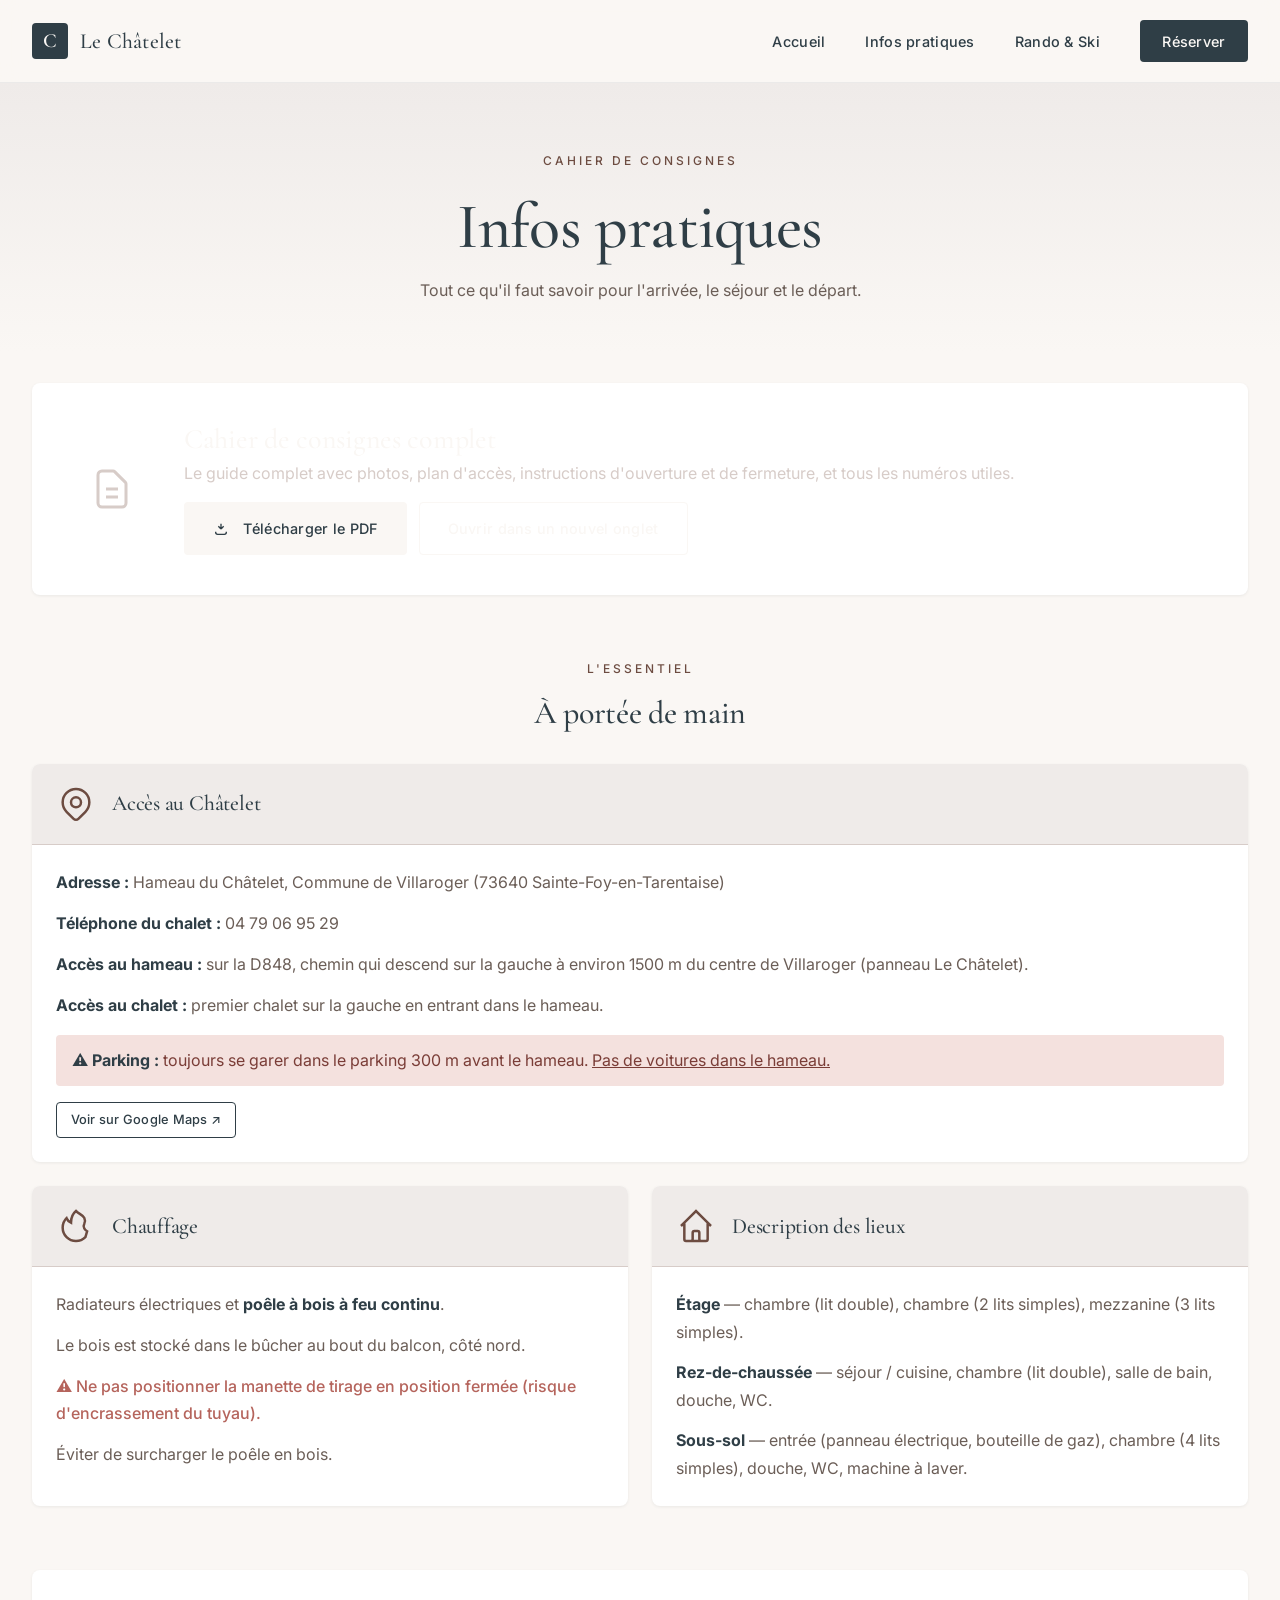
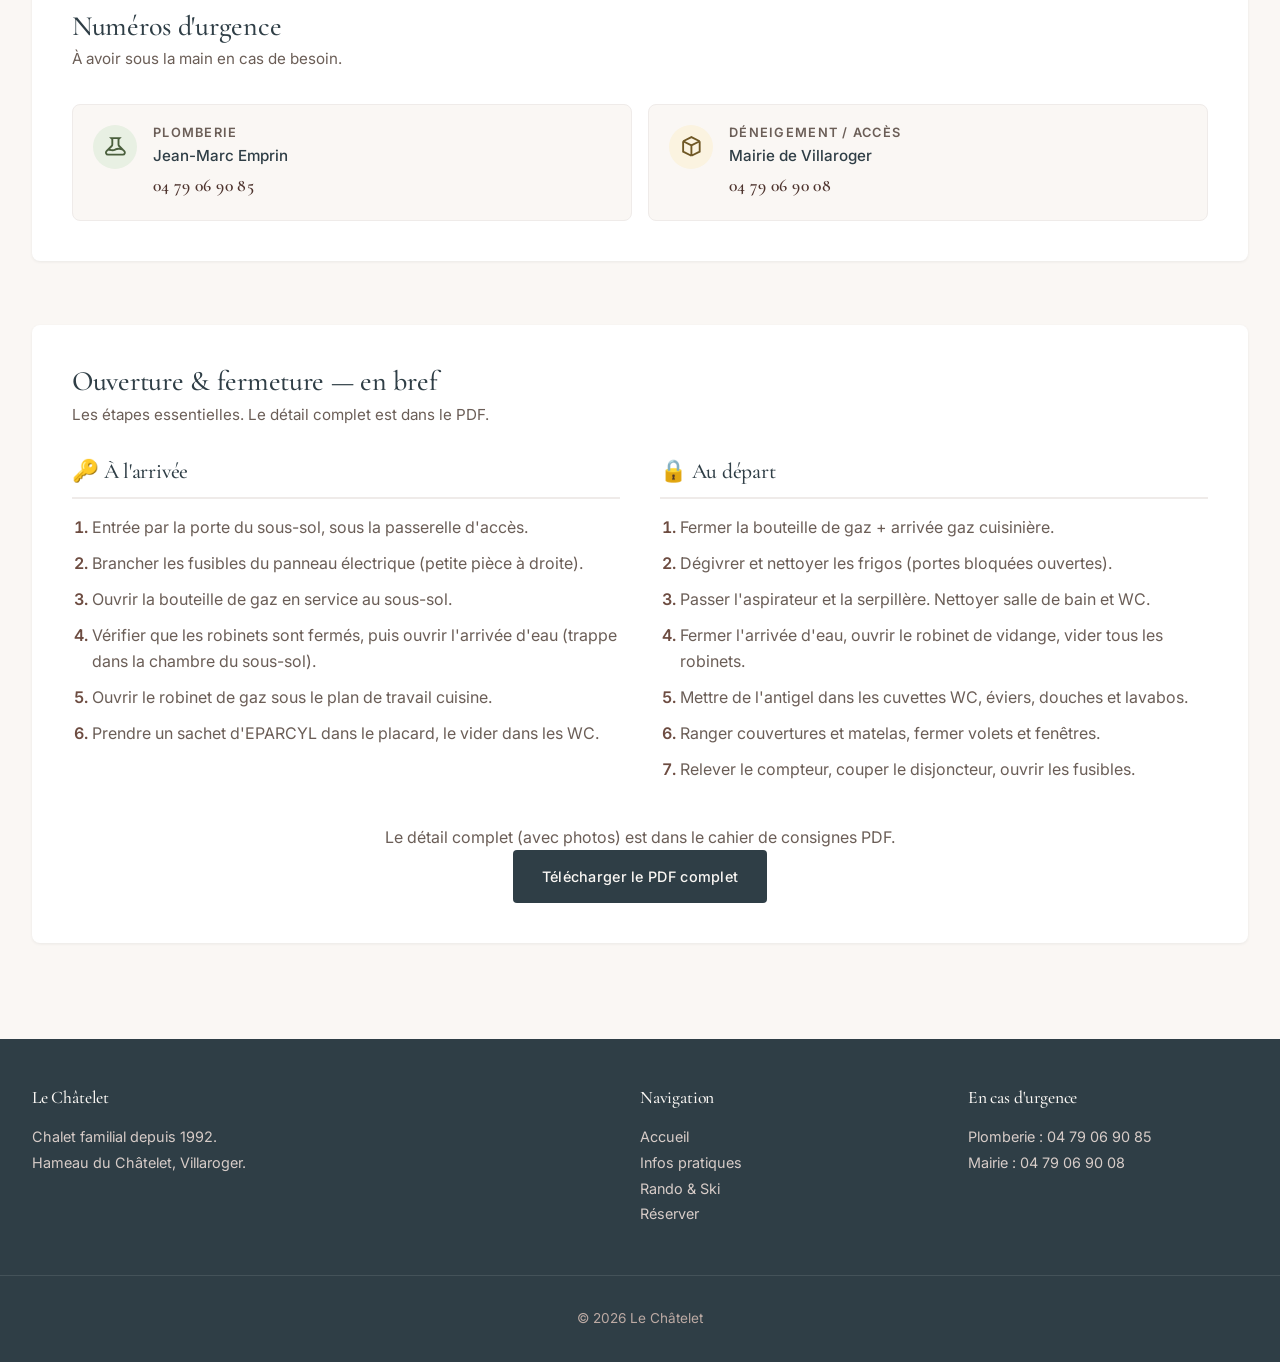
<file: infos.html>
<!DOCTYPE html>
<html lang="fr">
<head>
  <meta charset="UTF-8" />
  <meta name="viewport" content="width=device-width, initial-scale=1.0" />
  <title>Infos pratiques — Le Châtelet</title>
  <meta name="description" content="Informations pratiques pour le Châtelet : accès, ouverture, fermeture, chauffage, WiFi, numéros d'urgence." />
  <link rel="stylesheet" href="style.css" />
</head>
<body>

  <!-- ================= NAV ================= -->
  <nav class="nav">
    <div class="nav-inner">
      <a href="index.html" class="nav-brand">
        <span class="nav-brand-mark">C</span>
        <span class="nav-brand-name">Le Châtelet</span>
      </a>
      <div class="nav-links">
        <a href="index.html" class="nav-link">Accueil</a>
        <a href="infos.html" class="nav-link">Infos pratiques</a>
        <a href="rando-et-ski.html" class="nav-link">Rando &amp; Ski</a>
        <a href="reservation.html" class="nav-link nav-cta">Réserver</a>
      </div>
    </div>
  </nav>

  <!-- ================= PAGE HEADER ================= -->
  <header class="page-header">
    <div class="container">
      <span class="overline">Cahier de consignes</span>
      <h1 style="margin-top: 1rem;">Infos pratiques</h1>
      <p class="lead">Tout ce qu'il faut savoir pour l'arrivée, le séjour et le départ.</p>
    </div>
  </header>

  <!-- ================= PDF DOWNLOAD ================= -->
  <section class="booking-section">
    <div class="panel pdf-panel">
      <div class="pdf-panel-icon">
        <svg viewBox="0 0 24 24" fill="none" stroke="currentColor" stroke-width="1.5">
          <path d="M9 12h6m-6 4h6m2 5H7a2 2 0 01-2-2V5a2 2 0 012-2h5.586a1 1 0 01.707.293l5.414 5.414a1 1 0 01.293.707V19a2 2 0 01-2 2z"/>
        </svg>
      </div>
      <div class="pdf-panel-body">
        <h2>Cahier de consignes complet</h2>
        <p>Le guide complet avec photos, plan d'accès, instructions d'ouverture et de fermeture, et tous les numéros utiles.</p>
        <div style="display:flex; gap:0.75rem; flex-wrap:wrap; margin-top: 1rem;">
          <a href="cahier-de-consignes.pdf" class="btn btn-primary" download>
            <svg width="16" height="16" viewBox="0 0 24 24" fill="none" stroke="currentColor" stroke-width="2" style="margin-right: 0.4rem;">
              <path d="M4 16v1a3 3 0 003 3h10a3 3 0 003-3v-1M12 12V4m0 8l-4-4m4 4l4-4"/>
            </svg>
            Télécharger le PDF
          </a>
          <a href="cahier-de-consignes.pdf" target="_blank" class="btn btn-secondary">Ouvrir dans un nouvel onglet</a>
        </div>
      </div>
    </div>
  </section>

  <!-- ================= KEY INFO CARDS ================= -->
  <section class="booking-section">
    <div class="section-header" style="margin-bottom: 2rem;">
      <span class="overline">L'essentiel</span>
      <h2 class="section-title" style="font-size: 2rem; margin-top: 0.5rem;">À portée de main</h2>
    </div>

    <div class="info-grid">

      <!-- ACCES -->
      <div class="info-card info-card-wide">
        <div class="info-card-header">
          <div class="info-card-icon">
            <svg viewBox="0 0 24 24" fill="none" stroke="currentColor" stroke-width="1.5">
              <path d="M17.657 16.657L13.414 20.9a1.998 1.998 0 01-2.827 0l-4.244-4.243a8 8 0 1111.314 0z"/>
              <path d="M15 11a3 3 0 11-6 0 3 3 0 016 0z"/>
            </svg>
          </div>
          <h3>Accès au Châtelet</h3>
        </div>
        <div class="info-card-body">
          <p><strong>Adresse :</strong> Hameau du Châtelet, Commune de Villaroger (73640 Sainte-Foy-en-Tarentaise)</p>
          <p><strong>Téléphone du chalet :</strong> 04 79 06 95 29</p>
          <p><strong>Accès au hameau :</strong> sur la D848, chemin qui descend sur la gauche à environ 1500 m du centre de Villaroger (panneau Le Châtelet).</p>
          <p><strong>Accès au chalet :</strong> premier chalet sur la gauche en entrant dans le hameau.</p>
          <p style="padding: 0.75rem 1rem; background: var(--status-denied-bg); border-radius: var(--radius); color: #7a3d37; margin-top: 1rem;">
            <strong>⚠︎ Parking :</strong> toujours se garer dans le parking 300 m avant le hameau. <u>Pas de voitures dans le hameau.</u>
          </p>
          <p style="margin-top: 1rem;">
            <a href="https://maps.app.goo.gl/i5am7EiCiDjPqzea7" target="_blank" class="btn btn-secondary btn-sm">Voir sur Google Maps ↗</a>
          </p>
        </div>
      </div>

      <!-- WIFI -->

      <!-- CHAUFFAGE -->
      <div class="info-card">
        <div class="info-card-header">
          <div class="info-card-icon">
            <svg viewBox="0 0 24 24" fill="none" stroke="currentColor" stroke-width="1.5">
              <path d="M17.657 18.657A8 8 0 016.343 7.343S7 9 9 10c0-2 .5-5 2.986-7C14 5 16.09 5.24 17 7.2c.5 1.1.5 2.3 0 3.3a3 3 0 000 3c.5 1 1.657 1.657 1.657 1.657z"/>
            </svg>
          </div>
          <h3>Chauffage</h3>
        </div>
        <div class="info-card-body">
          <p>Radiateurs électriques et <strong>poêle à bois à feu continu</strong>.</p>
          <p>Le bois est stocké dans le bûcher au bout du balcon, côté nord.</p>
          <p style="color: var(--status-denied); font-weight: 500;">
            ⚠︎ Ne pas positionner la manette de tirage en position fermée (risque d'encrassement du tuyau).
          </p>
          <p>Éviter de surcharger le poêle en bois.</p>
        </div>
      </div>

      <!-- DESCRIPTION -->
      <div class="info-card">
        <div class="info-card-header">
          <div class="info-card-icon">
            <svg viewBox="0 0 24 24" fill="none" stroke="currentColor" stroke-width="1.5">
              <path d="M3 12l2-2m0 0l7-7 7 7M5 10v10a1 1 0 001 1h3m10-11l2 2m-2-2v10a1 1 0 01-1 1h-3m-6 0a1 1 0 001-1v-4a1 1 0 011-1h2a1 1 0 011 1v4a1 1 0 001 1m-6 0h6"/>
            </svg>
          </div>
          <h3>Description des lieux</h3>
        </div>
        <div class="info-card-body">
          <p><strong>Étage</strong> — chambre (lit double), chambre (2 lits simples), mezzanine (3 lits simples).</p>
          <p><strong>Rez-de-chaussée</strong> — séjour / cuisine, chambre (lit double), salle de bain, douche, WC.</p>
          <p><strong>Sous-sol</strong> — entrée (panneau électrique, bouteille de gaz), chambre (4 lits simples), douche, WC, machine à laver.</p>
        </div>
      </div>

    </div>
  </section>

  <!-- ================= EMERGENCY NUMBERS ================= -->
  <section class="booking-section">
    <div class="panel">
      <h2>Numéros d'urgence</h2>
      <p class="panel-sub">À avoir sous la main en cas de besoin.</p>

      <div class="emergency-grid">
        <div class="emergency-card">
          <div class="emergency-icon" style="background: var(--status-approved-bg); color: #4a5f3d;">
            <svg viewBox="0 0 24 24" fill="none" stroke="currentColor" stroke-width="1.8">
              <path d="M19.428 15.428a2 2 0 00-1.022-.547l-2.387-.477a6 6 0 00-3.86.517l-.318.158a6 6 0 01-3.86.517L6.05 15.21a2 2 0 00-1.806.547M8 4h8l-1 1v5.172a2 2 0 00.586 1.414l5 5c1.26 1.26.367 3.414-1.415 3.414H4.828c-1.782 0-2.674-2.154-1.414-3.414l5-5A2 2 0 009 10.172V5L8 4z"/>
            </svg>
          </div>
          <div>
            <h4>Plomberie</h4>
            <p class="emergency-name">Jean-Marc Emprin</p>
            <a href="tel:+33479069085" class="emergency-phone">04 79 06 90 85</a>
          </div>
        </div>

        <div class="emergency-card">
          <div class="emergency-icon" style="background: var(--status-pending-bg); color: #6f5724;">
            <svg viewBox="0 0 24 24" fill="none" stroke="currentColor" stroke-width="1.8">
              <path d="M20 7l-8-4-8 4m16 0l-8 4m8-4v10l-8 4m0-10L4 7m8 4v10M4 7v10l8 4"/>
            </svg>
          </div>
          <div>
            <h4>Déneigement / Accès</h4>
            <p class="emergency-name">Mairie de Villaroger</p>
            <a href="tel:+33479069008" class="emergency-phone">04 79 06 90 08</a>
          </div>
        </div>

      </div>
    </div>
  </section>

  <!-- ================= OUVERTURE / FERMETURE SUMMARY ================= -->
  <section class="booking-section">
    <div class="panel">
      <h2>Ouverture & fermeture — en bref</h2>
      <p class="panel-sub">Les étapes essentielles. Le détail complet est dans le PDF.</p>

      <div class="steps-grid">
        <div class="steps-col">
          <h3>🔑 À l'arrivée</h3>
          <ol class="steps-list">
            <li>Entrée par la porte du sous-sol, sous la passerelle d'accès.</li>
            <li>Brancher les fusibles du panneau électrique (petite pièce à droite).</li>
            <li>Ouvrir la bouteille de gaz en service au sous-sol.</li>
            <li>Vérifier que les robinets sont fermés, puis ouvrir l'arrivée d'eau (trappe dans la chambre du sous-sol).</li>
            <li>Ouvrir le robinet de gaz sous le plan de travail cuisine.</li>
            <li>Prendre un sachet d'EPARCYL dans le placard, le vider dans les WC.</li>
          </ol>
        </div>

        <div class="steps-col">
          <h3>🔒 Au départ</h3>
          <ol class="steps-list">
            <li>Fermer la bouteille de gaz + arrivée gaz cuisinière.</li>
            <li>Dégivrer et nettoyer les frigos (portes bloquées ouvertes).</li>
            <li>Passer l'aspirateur et la serpillère. Nettoyer salle de bain et WC.</li>
            <li>Fermer l'arrivée d'eau, ouvrir le robinet de vidange, vider tous les robinets.</li>
            <li>Mettre de l'antigel dans les cuvettes WC, éviers, douches et lavabos.</li>
            <li>Ranger couvertures et matelas, fermer volets et fenêtres.</li>
            <li>Relever le compteur, couper le disjoncteur, ouvrir les fusibles.</li>
          </ol>
        </div>
      </div>

      <p style="margin-top: 2rem; text-align: center; color: var(--muted);">
        Le détail complet (avec photos) est dans le cahier de consignes PDF.
      </p>
      <div style="text-align: center;">
        <a href="cahier-de-consignes.pdf" class="btn btn-primary" download>Télécharger le PDF complet</a>
      </div>
    </div>
  </section>

  <!-- ================= FOOTER ================= -->
  <footer class="footer">
    <div class="footer-inner">
      <div>
        <h4>Le Châtelet</h4>
        <p>Chalet familial depuis 1992.<br>Hameau du Châtelet, Villaroger.</p>
      </div>
      <div>
        <h4>Navigation</h4>
        <p>
          <a href="index.html">Accueil</a><br>
          <a href="infos.html">Infos pratiques</a><br>
          <a href="rando-et-ski.html">Rando &amp; Ski</a><br>
          <a href="reservation.html">Réserver</a>
        </p>
      </div>
      <div>
        <h4>En cas d'urgence</h4>
        <p>Plomberie : 04 79 06 90 85<br>
           Mairie : 04 79 06 90 08</p>
      </div>
    </div>
    <div class="footer-bottom">
      © <span id="year"></span> Le Châtelet
    </div>
  </footer>

  <script>document.getElementById('year').textContent = new Date().getFullYear();</script>
</body>
</html>
</file>
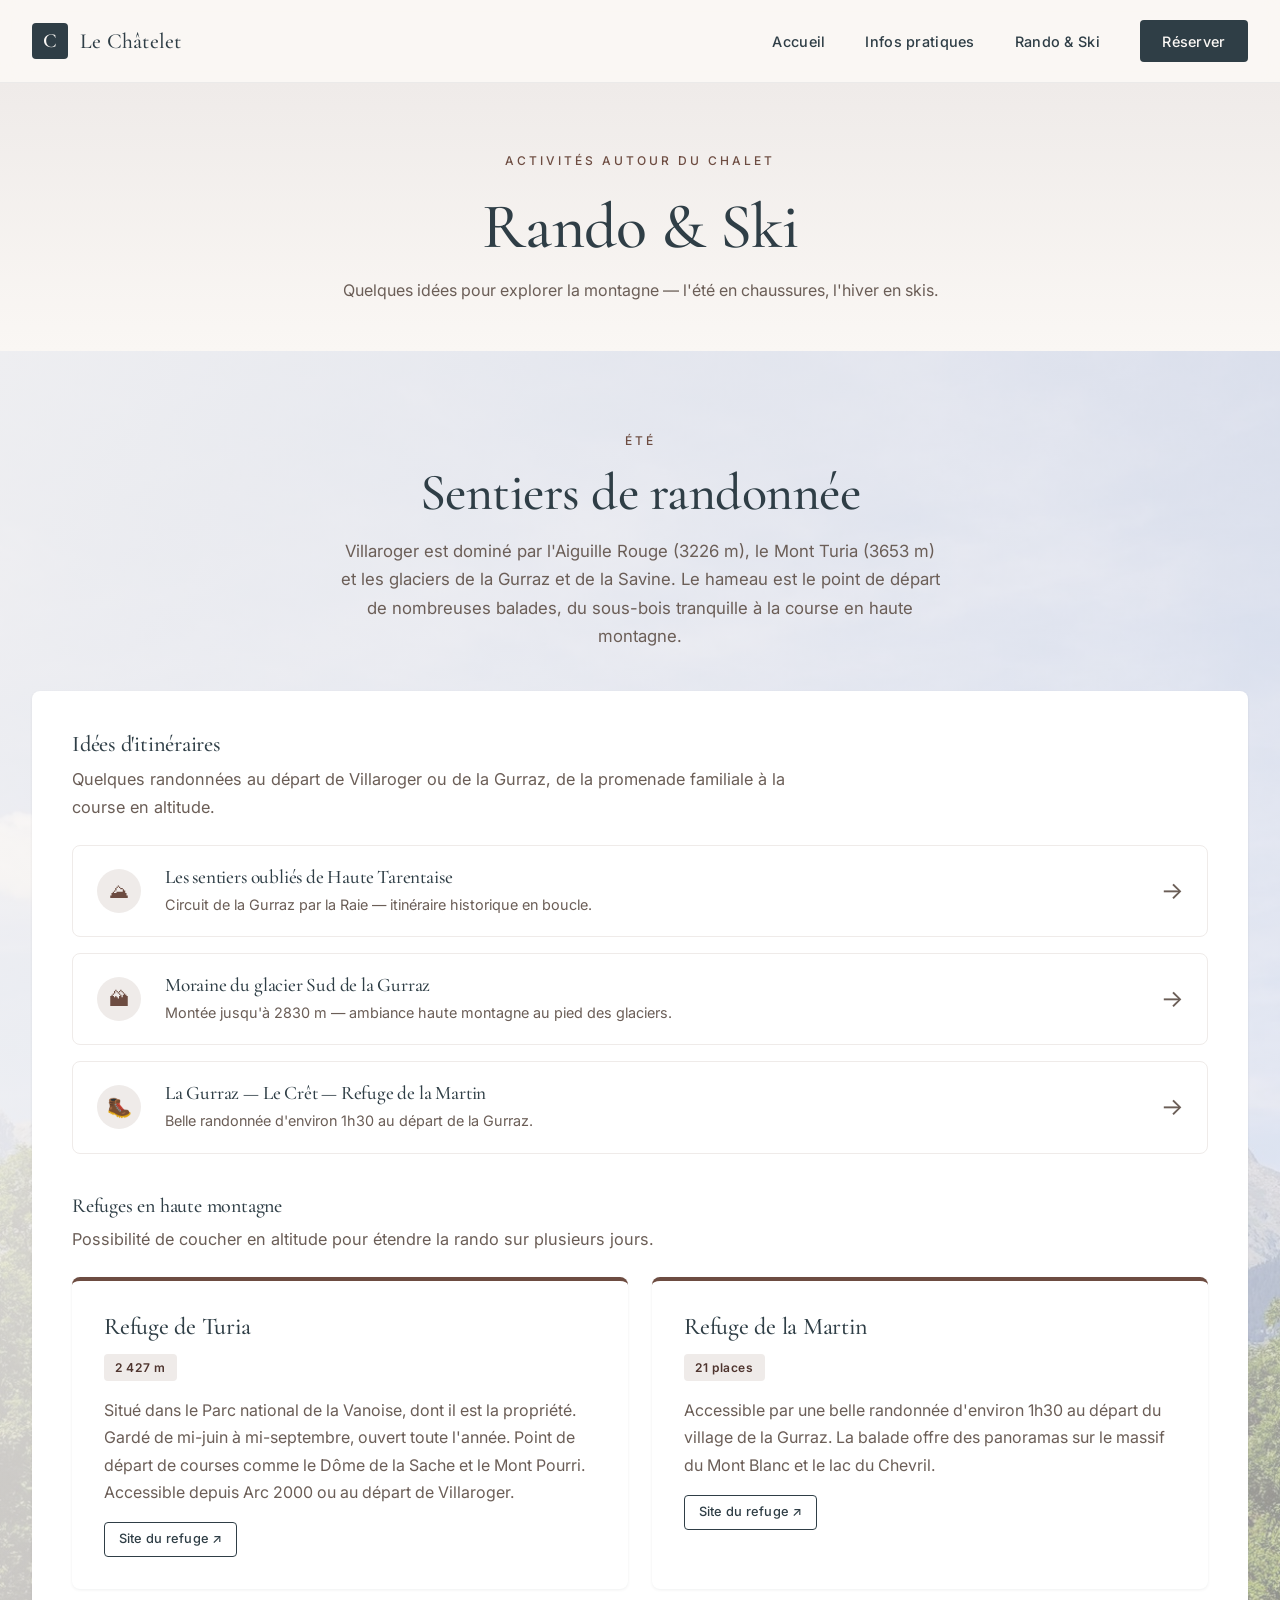
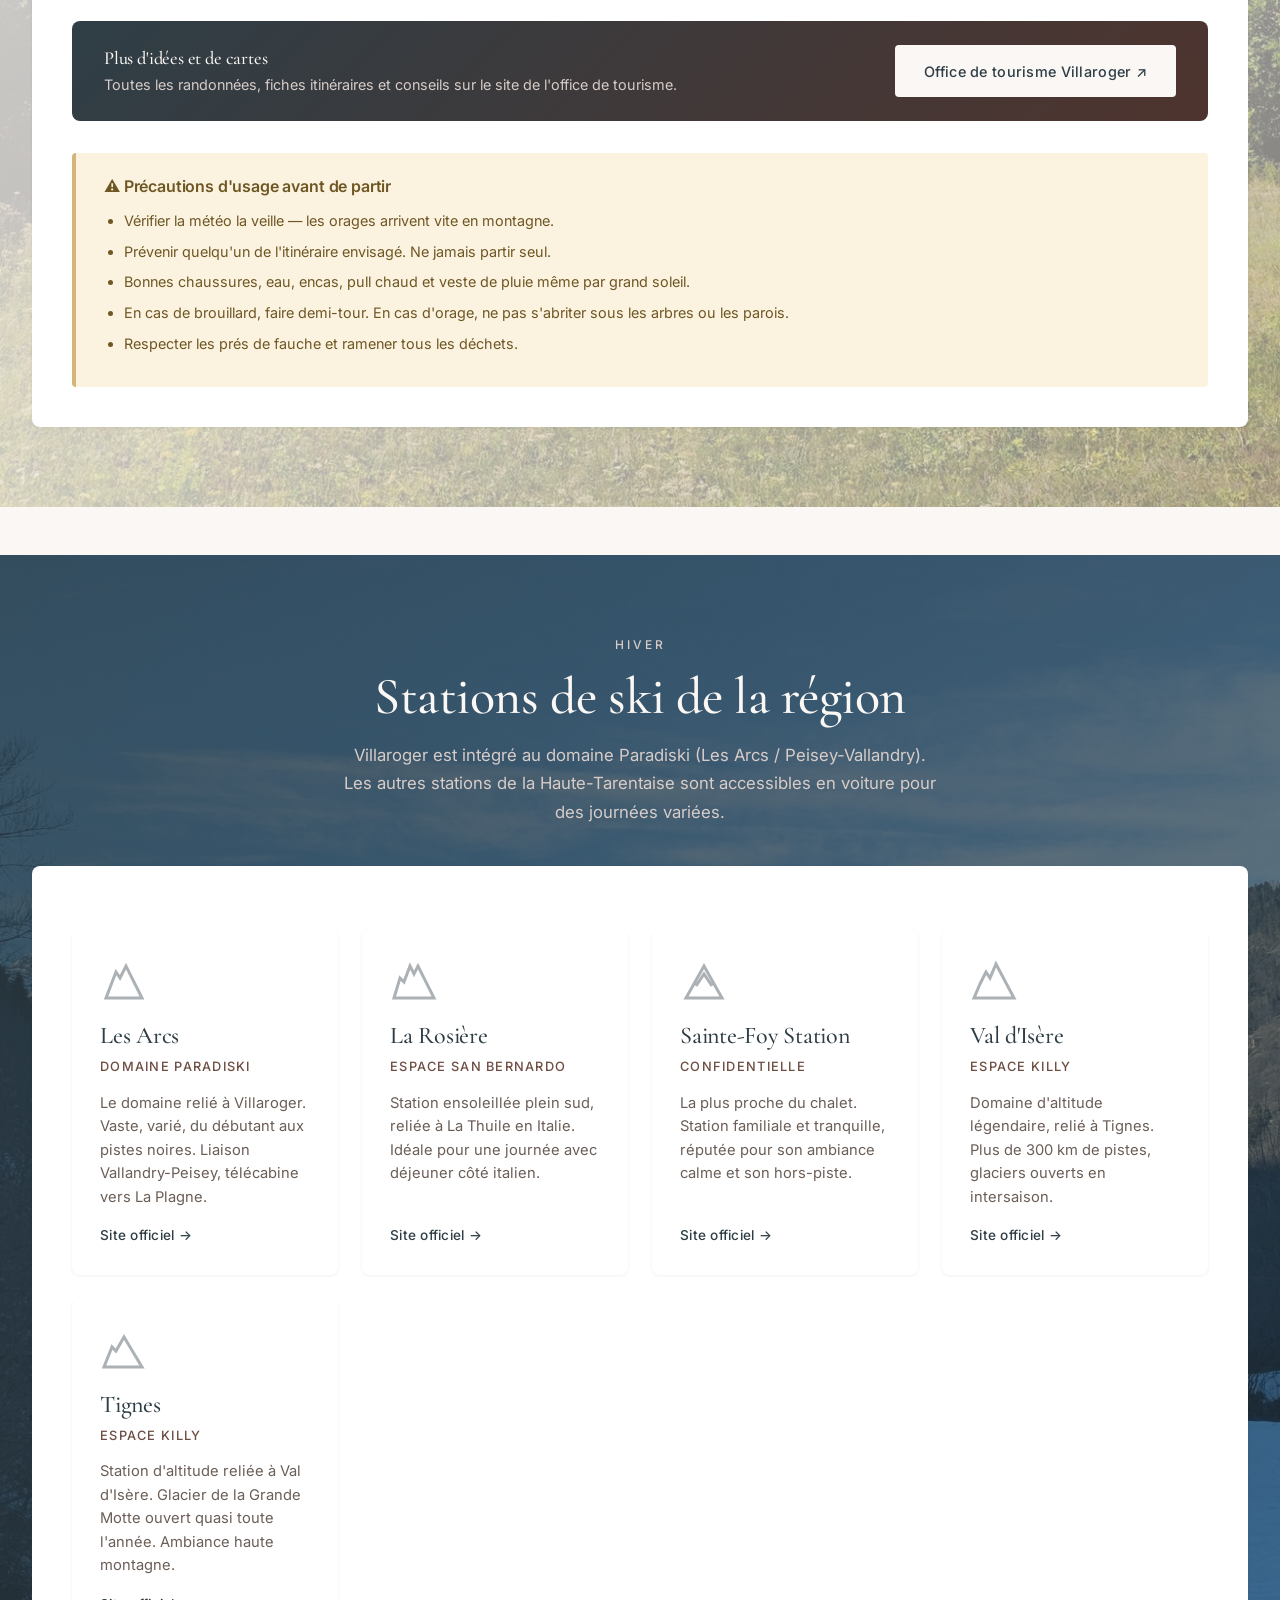
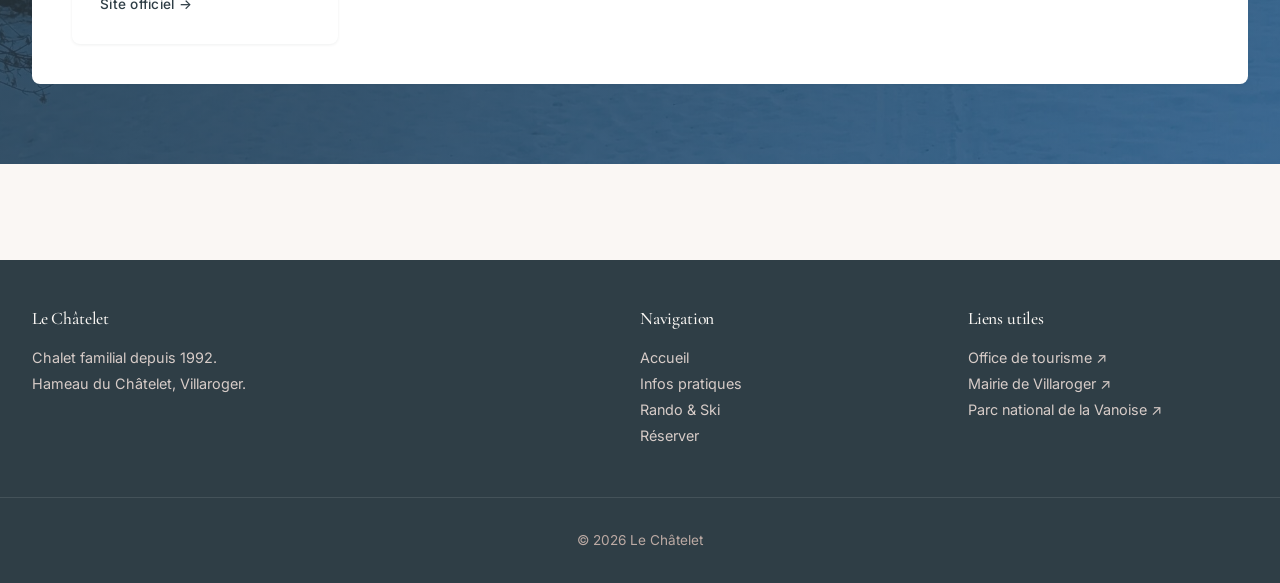
<file: rando-et-ski.html>
<!DOCTYPE html>
<html lang="fr">
<head>
  <meta charset="UTF-8" />
  <meta name="viewport" content="width=device-width, initial-scale=1.0" />
  <title>Rando &amp; Ski — Le Châtelet</title>
  <meta name="description" content="Idées de randonnées autour de Villaroger et stations de ski de la région : Les Arcs, La Rosière, Sainte-Foy, Val d'Isère, Tignes." />
  <link rel="stylesheet" href="style.css" />
</head>
<body>

  <!-- ================= NAV ================= -->
  <nav class="nav">
    <div class="nav-inner">
      <a href="index.html" class="nav-brand">
        <span class="nav-brand-mark">C</span>
        <span class="nav-brand-name">Le Châtelet</span>
      </a>
      <div class="nav-links">
        <a href="index.html" class="nav-link">Accueil</a>
        <a href="infos.html" class="nav-link">Infos pratiques</a>
        <a href="rando-et-ski.html" class="nav-link">Rando &amp; Ski</a>
        <a href="reservation.html" class="nav-link nav-cta">Réserver</a>
      </div>
    </div>
  </nav>

  <!-- ================= PAGE HEADER ================= -->
  <header class="page-header">
    <div class="container">
      <span class="overline">Activités autour du Chalet</span>
      <h1 style="margin-top: 1rem;">Rando &amp; Ski</h1>
      <p class="lead">Quelques idées pour explorer la montagne — l'été en chaussures, l'hiver en skis.</p>
    </div>
  </header>

  <!-- ================= ÉTÉ — RANDONNÉES ================= -->
  <div class="seasonal-panel summer">
    <div class="seasonal-panel-content">
      <div class="seasonal-panel-header">
        <span class="overline">Été</span>
        <h2>Sentiers de randonnée</h2>
        <p>Villaroger est dominé par l'Aiguille Rouge (3226 m), le Mont Turia (3653 m) et les glaciers de la Gurraz et de la Savine. Le hameau est le point de départ de nombreuses balades, du sous-bois tranquille à la course en haute montagne.</p>
      </div>

      <div class="panel">
        <h3 style="font-size: 1.4rem; margin-bottom: 0.5rem;">Idées d'itinéraires</h3>
        <p class="section-intro">Quelques randonnées au départ de Villaroger ou de la Gurraz, de la promenade familiale à la course en altitude.</p>

      <div class="hikes-list">
        <a href="https://www.altituderando.com/Les-sentiers-oublies-de-Haute-Tarentaise-circuit-de-la-Gurraz-par-la-Raie" target="_blank" rel="noopener" class="hike-card">
          <div class="hike-card-icon">⛰</div>
          <div class="hike-card-content">
            <h4>Les sentiers oubliés de Haute Tarentaise</h4>
            <p>Circuit de la Gurraz par la Raie — itinéraire historique en boucle.</p>
          </div>
          <span class="hike-card-arrow">→</span>
        </a>

        <a href="https://www.altituderando.com/Moraine-du-glacier-Sud-de-la-Gurraz-2830m" target="_blank" rel="noopener" class="hike-card">
          <div class="hike-card-icon">🏔</div>
          <div class="hike-card-content">
            <h4>Moraine du glacier Sud de la Gurraz</h4>
            <p>Montée jusqu'à 2830 m — ambiance haute montagne au pied des glaciers.</p>
          </div>
          <span class="hike-card-arrow">→</span>
        </a>

        <a href="https://www.alltrails.com/fr/randonnee/france/savoie/la-gurraz-refuge-de-la-martin" target="_blank" rel="noopener" class="hike-card">
          <div class="hike-card-icon">🥾</div>
          <div class="hike-card-content">
            <h4>La Gurraz — Le Crêt — Refuge de la Martin</h4>
            <p>Belle randonnée d'environ 1h30 au départ de la Gurraz.</p>
          </div>
          <span class="hike-card-arrow">→</span>
        </a>
      </div>

      <h3 style="font-size: 1.25rem; margin-top: 2.5rem; margin-bottom: 0.5rem;">Refuges en haute montagne</h3>
      <p class="section-intro">Possibilité de coucher en altitude pour étendre la rando sur plusieurs jours.</p>

      <div class="refuges-grid">
        <div class="refuge-card">
          <h4>Refuge de Turia</h4>
          <span class="refuge-altitude">2 427 m</span>
          <p>
            Situé dans le Parc national de la Vanoise, dont il est la propriété. Gardé de mi-juin à mi-septembre,
            ouvert toute l'année. Point de départ de courses comme le Dôme de la Sache et le Mont Pourri.
            Accessible depuis Arc 2000 ou au départ de Villaroger.
          </p>
          <a href="https://refuge-turia.vanoise.com/" target="_blank" rel="noopener" class="btn btn-secondary btn-sm">Site du refuge ↗</a>
        </div>

        <div class="refuge-card">
          <h4>Refuge de la Martin</h4>
          <span class="refuge-altitude">21 places</span>
          <p>
            Accessible par une belle randonnée d'environ 1h30 au départ du village de la Gurraz.
            La balade offre des panoramas sur le massif du Mont Blanc et le lac du Chevril.
          </p>
          <a href="https://refuge-lamartin.vanoise.com/" target="_blank" rel="noopener" class="btn btn-secondary btn-sm">Site du refuge ↗</a>
        </div>
      </div>

      <!-- Lien vers site Villaroger -->
      <div class="external-link-banner">
        <div>
          <h4>Plus d'idées et de cartes</h4>
          <p>Toutes les randonnées, fiches itinéraires et conseils sur le site de l'office de tourisme.</p>
        </div>
        <a href="https://villaroger.fr/sentiers-decouverte-et-randonnees-ete/" target="_blank" rel="noopener" class="btn btn-primary">Office de tourisme Villaroger ↗</a>
      </div>

      <!-- Précautions -->
      <div class="safety-box">
        <h4>⚠︎ Précautions d'usage avant de partir</h4>
        <ul>
          <li>Vérifier la météo la veille — les orages arrivent vite en montagne.</li>
          <li>Prévenir quelqu'un de l'itinéraire envisagé. Ne jamais partir seul.</li>
          <li>Bonnes chaussures, eau, encas, pull chaud et veste de pluie même par grand soleil.</li>
          <li>En cas de brouillard, faire demi-tour. En cas d'orage, ne pas s'abriter sous les arbres ou les parois.</li>
          <li>Respecter les prés de fauche et ramener tous les déchets.</li>
        </ul>
      </div>
      </div><!-- /.panel -->
    </div><!-- /.seasonal-panel-content -->
  </div><!-- /.seasonal-panel summer -->

  <!-- ================= HIVER — STATIONS DE SKI ================= -->
  <div class="seasonal-panel winter">
    <div class="seasonal-panel-content">
      <div class="seasonal-panel-header">
        <span class="overline">Hiver</span>
        <h2>Stations de ski de la région</h2>
        <p>Villaroger est intégré au domaine Paradiski (Les Arcs / Peisey-Vallandry). Les autres stations de la Haute-Tarentaise sont accessibles en voiture pour des journées variées.</p>
      </div>

      <div class="panel">
        <div class="ski-stations-grid">

        <!-- LES ARCS -->
        <a href="https://www.lesarcs.com/" target="_blank" rel="noopener" class="ski-card">
          <div class="ski-card-mountain">
            <svg viewBox="0 0 24 24" fill="none" stroke="currentColor" stroke-width="1.5">
              <path d="M3 20h18L13 4l-3 6-2-3-5 13z"/>
            </svg>
          </div>
          <h3>Les Arcs</h3>
          <div class="ski-card-meta">Domaine Paradiski</div>
          <p>Le domaine relié à Villaroger. Vaste, varié, du débutant aux pistes noires. Liaison Vallandry-Peisey, télécabine vers La Plagne.</p>
          <span class="ski-card-link">Site officiel →</span>
        </a>

        <!-- LA ROSIÈRE -->
        <a href="https://www.larosiere.net/" target="_blank" rel="noopener" class="ski-card">
          <div class="ski-card-mountain">
            <svg viewBox="0 0 24 24" fill="none" stroke="currentColor" stroke-width="1.5">
              <path d="M2 20h20L14 4l-2 4-2-4-3 8-2-2-3 10z"/>
            </svg>
          </div>
          <h3>La Rosière</h3>
          <div class="ski-card-meta">Espace San Bernardo</div>
          <p>Station ensoleillée plein sud, reliée à La Thuile en Italie. Idéale pour une journée avec déjeuner côté italien.</p>
          <span class="ski-card-link">Site officiel →</span>
        </a>

        <!-- SAINTE-FOY -->
        <a href="https://www.saintefoy.net/" target="_blank" rel="noopener" class="ski-card">
          <div class="ski-card-mountain">
            <svg viewBox="0 0 24 24" fill="none" stroke="currentColor" stroke-width="1.5">
              <path d="M3 20h18L12 4 3 20zM8 14l4-6 4 6"/>
            </svg>
          </div>
          <h3>Sainte-Foy Station</h3>
          <div class="ski-card-meta">Confidentielle</div>
          <p>La plus proche du chalet. Station familiale et tranquille, réputée pour son ambiance calme et son hors-piste.</p>
          <span class="ski-card-link">Site officiel →</span>
        </a>

        <!-- VAL D'ISÈRE -->
        <a href="https://www.valdisere.com/" target="_blank" rel="noopener" class="ski-card">
          <div class="ski-card-mountain">
            <svg viewBox="0 0 24 24" fill="none" stroke="currentColor" stroke-width="1.5">
              <path d="M2 20h20L13 3l-3 7-2-3-3 6-3 7z"/>
            </svg>
          </div>
          <h3>Val d'Isère</h3>
          <div class="ski-card-meta">Espace Killy</div>
          <p>Domaine d'altitude légendaire, relié à Tignes. Plus de 300 km de pistes, glaciers ouverts en intersaison.</p>
          <span class="ski-card-link">Site officiel →</span>
        </a>

        <!-- TIGNES -->
        <a href="https://www.tignes.net/" target="_blank" rel="noopener" class="ski-card">
          <div class="ski-card-mountain">
            <svg viewBox="0 0 24 24" fill="none" stroke="currentColor" stroke-width="1.5">
              <path d="M3 20h18L12 5l-4 7-2-2-4 10z"/>
            </svg>
          </div>
          <h3>Tignes</h3>
          <div class="ski-card-meta">Espace Killy</div>
          <p>Station d'altitude reliée à Val d'Isère. Glacier de la Grande Motte ouvert quasi toute l'année. Ambiance haute montagne.</p>
          <span class="ski-card-link">Site officiel →</span>
        </a>

      </div>
      </div><!-- /.panel -->
    </div><!-- /.seasonal-panel-content -->
  </div><!-- /.seasonal-panel winter -->

  <!-- ================= FOOTER ================= -->
  <footer class="footer">
    <div class="footer-inner">
      <div>
        <h4>Le Châtelet</h4>
        <p>Chalet familial depuis 1992.<br>Hameau du Châtelet, Villaroger.</p>
      </div>
      <div>
        <h4>Navigation</h4>
        <p>
          <a href="index.html">Accueil</a><br>
          <a href="infos.html">Infos pratiques</a><br>
          <a href="rando-et-ski.html">Rando &amp; Ski</a><br>
          <a href="reservation.html">Réserver</a>
        </p>
      </div>
      <div>
        <h4>Liens utiles</h4>
        <p>
          <a href="https://villaroger.fr/" target="_blank" rel="noopener">Office de tourisme ↗</a><br>
          <a href="https://mairie-villaroger.fr/" target="_blank" rel="noopener">Mairie de Villaroger ↗</a><br>
          <a href="https://vanoise-parcnational.fr/" target="_blank" rel="noopener">Parc national de la Vanoise ↗</a>
        </p>
      </div>
    </div>
    <div class="footer-bottom">
      © <span id="year"></span> Le Châtelet
    </div>
  </footer>

  <script>document.getElementById('year').textContent = new Date().getFullYear();</script>
</body>
</html>
</file>
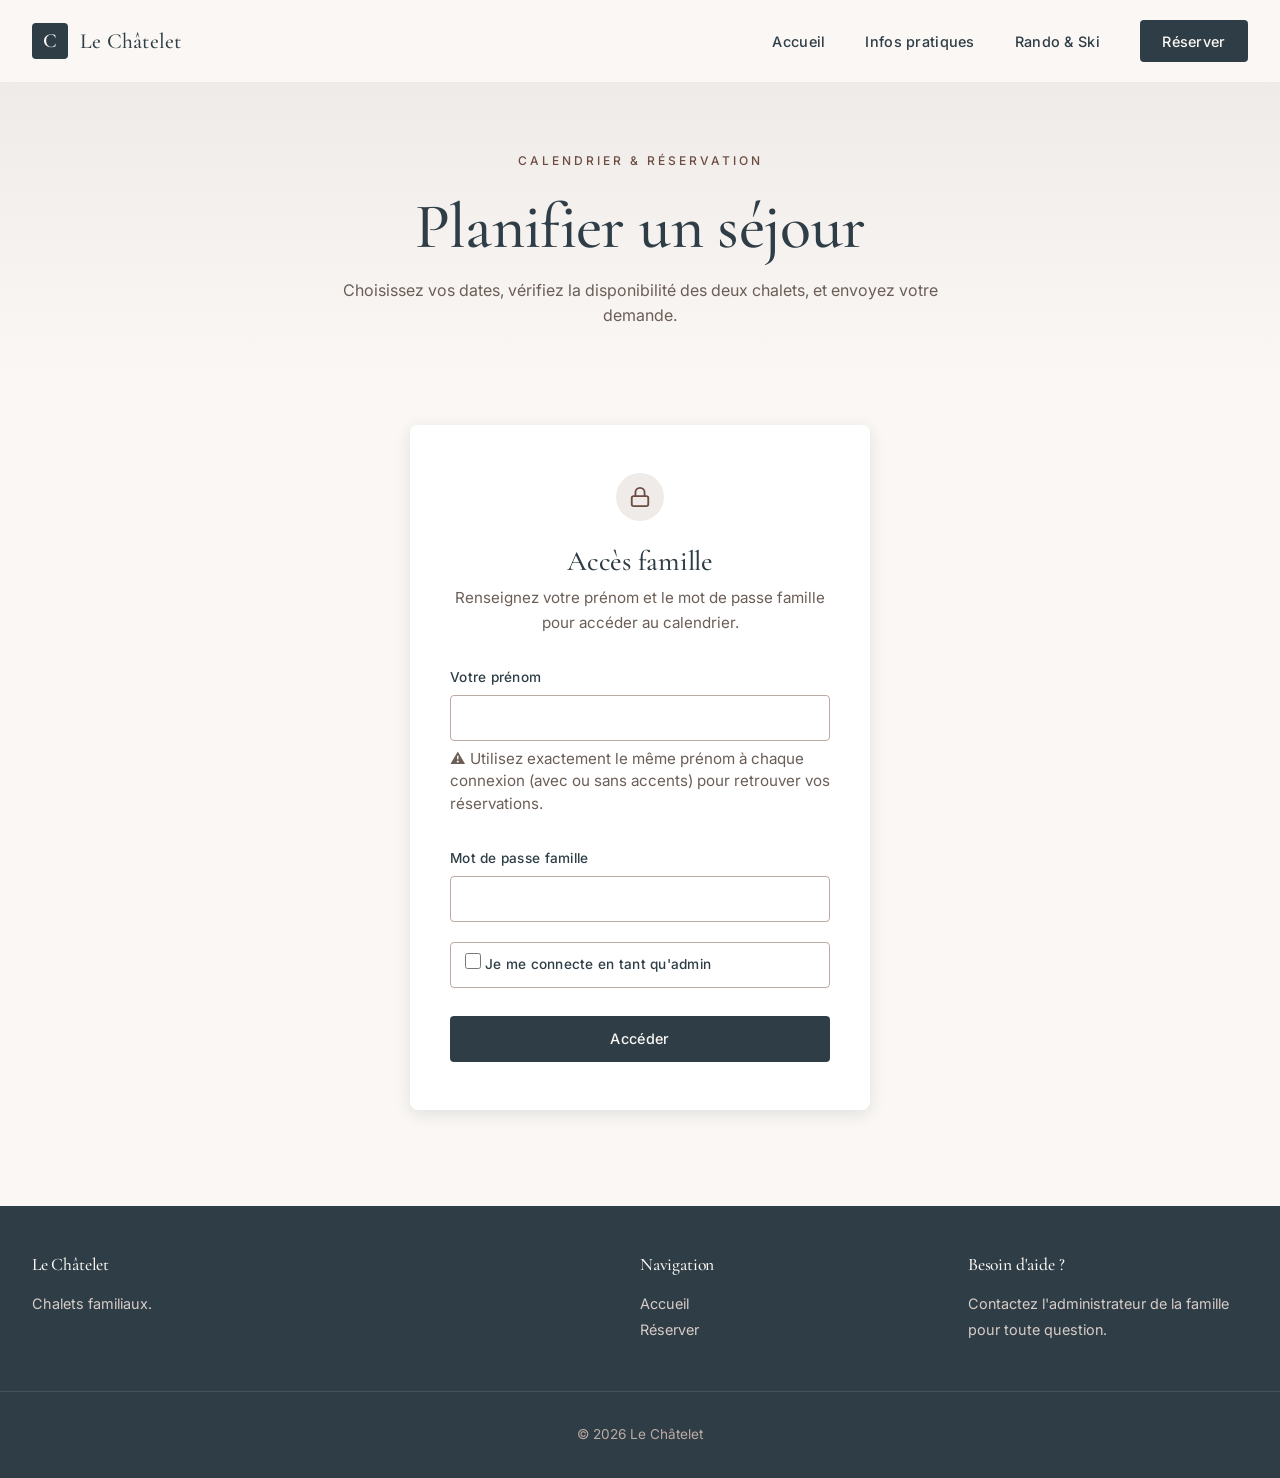
<file: reservation.html>
<!DOCTYPE html>
<html lang="fr">
<head>
  <meta charset="UTF-8" />
  <meta name="viewport" content="width=device-width, initial-scale=1.0" />
  <title>Réservation — Le Châtelet</title>
  <link rel="stylesheet" href="style.css" />
</head>
<body>

  <!-- ================= NAV ================= -->
  <nav class="nav">
    <div class="nav-inner">
      <a href="index.html" class="nav-brand">
        <span class="nav-brand-mark">C</span>
        <span class="nav-brand-name">Le Châtelet</span>
      </a>
      <div class="nav-links">
        <a href="index.html" class="nav-link">Accueil</a>
        <a href="infos.html" class="nav-link">Infos pratiques</a>
        <a href="rando-et-ski.html" class="nav-link">Rando &amp; Ski</a>
        <a href="reservation.html" class="nav-link nav-cta">Réserver</a>
      </div>
    </div>
  </nav>

  <!-- ================= PAGE HEADER ================= -->
  <header class="page-header">
    <div class="container">
      <span class="overline">Calendrier & Réservation</span>
      <h1 style="margin-top: 1rem;">Planifier un séjour</h1>
      <p class="lead">Choisissez vos dates, vérifiez la disponibilité des deux chalets, et envoyez votre demande.</p>
    </div>
  </header>

  <!-- ================= AUTH (family password + name + admin checkbox) ================= -->
  <section id="auth-section" class="booking-section">
    <div class="auth-panel">
      <div class="lock-icon">
        <svg width="22" height="22" viewBox="0 0 24 24" fill="none" stroke="currentColor" stroke-width="2">
          <rect x="3" y="11" width="18" height="11" rx="2"/>
          <path d="M7 11V7a5 5 0 0110 0v4"/>
        </svg>
      </div>
      <h2>Accès famille</h2>
      <p>Renseignez votre prénom et le mot de passe famille pour accéder au calendrier.</p>
      <form id="family-auth-form">
        <div class="field">
          <label for="login-name">Votre prénom</label>
          <input type="text" id="login-name" required autocomplete="given-name" />
          <p class="field-hint">⚠ Utilisez exactement le même prénom à chaque connexion (avec ou sans accents) pour retrouver vos réservations.</p>
        </div>
        <div class="field">
          <label for="family-password">Mot de passe famille</label>
          <input type="password" id="family-password" required autocomplete="current-password" />
        </div>

        <div class="field" style="margin-top: 1.25rem;">
          <label class="checkbox-label" style="cursor: pointer;">
            <input type="checkbox" id="admin-checkbox" />
            <span>Je me connecte en tant qu'admin</span>
          </label>
        </div>

        <div id="admin-password-field" class="field hidden">
          <label for="admin-password">Mot de passe admin</label>
          <input type="password" id="admin-password" autocomplete="current-password" />
        </div>

        <button type="submit" class="btn btn-primary" style="width: 100%; margin-top: 0.5rem;">Accéder</button>
        <div id="family-auth-msg"></div>
      </form>
    </div>
  </section>

  <!-- ================= MAIN APP (hidden until auth) ================= -->
  <section id="app-section" class="booking-section hidden">

    <!-- USER BAR -->
    <div class="user-bar">
      <div class="user-info" id="user-info">
        <span id="user-greet">Connecté</span>
        <span id="admin-indicator" class="admin-badge hidden">Admin</span>
      </div>
      <button id="logout-btn" class="btn btn-secondary btn-sm">Déconnexion</button>
    </div>

    <!-- BOOKING FORM -->
    <div class="panel">
      <h2>Nouvelle réservation</h2>
      <p class="panel-sub">Remplissez le formulaire — votre demande sera envoyée pour approbation.</p>

      <form id="booking-form">
        <div class="field-row">
          <div class="field">
            <label for="user-email">Email de confirmation</label>
            <input type="email" id="user-email" required />
          </div>
          <div class="field">
            <label for="user-phone">Téléphone <span style="color: var(--muted); font-weight: 400;">(optionnel)</span></label>
            <input type="tel" id="user-phone" />
          </div>
        </div>

        <div class="field-row">
          <div class="field">
            <label for="start-date">Date d'arrivée</label>
            <input type="date" id="start-date" required />
          </div>
          <div class="field">
            <label for="end-date">Date de départ</label>
            <input type="date" id="end-date" required />
          </div>
        </div>

        <div class="field">
          <label for="num-people">Nombre de personnes</label>
          <input type="number" id="num-people" min="1" max="16" required />
        </div>

        <div class="field">
          <label>Chalet(s) — cochez un ou les deux</label>
          <div class="checkbox-group">
            <label class="checkbox-label">
              <input type="checkbox" id="petit-chalet" />
              <span><strong>Petit Châtelet</strong> — 4 personnes, 2 chambres</span>
            </label>
            <label class="checkbox-label">
              <input type="checkbox" id="grand-chalet" />
              <span><strong>Grand Châtelet</strong> — 12 personnes, 5 chambres</span>
            </label>
          </div>
        </div>

        <!-- Grand chalet options -->
        <div id="grand-options" class="field hidden">
          <label>Options Grand Châtelet</label>
          <div class="checkbox-group">
            <label class="radio-label">
              <input type="radio" name="grand-type" value="entier" checked />
              <span>Chalet entier</span>
            </label>
            <label class="radio-label">
              <input type="radio" name="grand-type" value="chambres" />
              <span>Chambres seulement</span>
            </label>
          </div>

          <!-- Per-room selectors (shown when "chambres" radio is selected) -->
          <div id="rooms-selector" class="rooms-selector hidden">
            <p class="field-hint" style="margin-bottom: 0.85rem;">Sélectionnez les chambres souhaitées et le nombre de lits par chambre.</p>

            <!-- Rooms are built dynamically by app.js to keep them in sync with ROOMS config -->
            <div id="rooms-list"></div>

            <!-- Sharing warning, shown live when overlap detected -->
            <div id="sharing-warning" class="sharing-warning hidden"></div>
          </div>
        </div>

        <div style="display: flex; gap: 0.75rem; margin-top: 1.5rem; flex-wrap: wrap;">
          <button type="submit" class="btn btn-primary" id="submit-booking-btn">Envoyer la demande</button>
          <button type="reset" class="btn btn-secondary">Effacer</button>
        </div>
        <div id="booking-msg"></div>
      </form>
    </div>

    <!-- CALENDARS -->
    <div class="calendars-grid">
      <!-- PETIT -->
      <div class="calendar-card">
        <div class="calendar-header">
          <h3>Petit Châtelet</h3>
          <div class="calendar-nav">
            <button data-nav="prev" data-cal="petit" aria-label="Mois précédent">‹</button>
            <span class="calendar-month" id="petit-month-label">—</span>
            <button data-nav="next" data-cal="petit" aria-label="Mois suivant">›</button>
          </div>
        </div>
        <div class="calendar-grid">
          <div class="calendar-weekdays">
            <div>Lun</div><div>Mar</div><div>Mer</div><div>Jeu</div><div>Ven</div><div>Sam</div><div>Dim</div>
          </div>
          <div class="calendar-days" id="petit-days"></div>
        </div>
        <div class="calendar-legend">
          <span class="legend-swatch">Approuvée</span>
          <span class="legend-swatch pending">En attente</span>
          <span class="legend-swatch today">Aujourd'hui</span>
        </div>
      </div>

      <!-- GRAND -->
      <div class="calendar-card">
        <div class="calendar-header">
          <h3>Grand Châtelet</h3>
          <div class="calendar-nav">
            <button data-nav="prev" data-cal="grand" aria-label="Mois précédent">‹</button>
            <span class="calendar-month" id="grand-month-label">—</span>
            <button data-nav="next" data-cal="grand" aria-label="Mois suivant">›</button>
          </div>
        </div>
        <div class="calendar-grid">
          <div class="calendar-weekdays">
            <div>Lun</div><div>Mar</div><div>Mer</div><div>Jeu</div><div>Ven</div><div>Sam</div><div>Dim</div>
          </div>
          <div class="calendar-days" id="grand-days"></div>
        </div>
        <div class="calendar-legend">
          <span class="legend-swatch">Approuvée</span>
          <span class="legend-swatch entire">Chalet entier</span>
          <span class="legend-swatch pending">En attente</span>
          <span class="legend-swatch today">Aujourd'hui</span>
        </div>
      </div>
    </div>

    <!-- MES RESERVATIONS -->
    <div class="panel">
      <h2>Mes réservations</h2>
      <p class="panel-sub">Les demandes que vous avez envoyées — vous pouvez les annuler à tout moment.</p>
      <div id="my-reservations-container">
        <div class="loading">Chargement</div>
      </div>
    </div>

    <!-- TOUTES LES DEMANDES -->
    <div class="panel">
      <h2>Toutes les demandes</h2>
      <p class="panel-sub">Vue d'ensemble des réservations. Les admins peuvent approuver, refuser ou effacer.</p>
      <div id="all-reservations-container">
        <div class="loading">Chargement</div>
      </div>
    </div>
  </section>

  <!-- ================= FOOTER ================= -->
  <footer class="footer">
    <div class="footer-inner">
      <div>
        <h4>Le Châtelet</h4>
        <p>Chalets familiaux.</p>
      </div>
      <div>
        <h4>Navigation</h4>
        <p>
          <a href="index.html">Accueil</a><br>
          <a href="reservation.html">Réserver</a>
        </p>
      </div>
      <div>
        <h4>Besoin d'aide ?</h4>
        <p>Contactez l'administrateur de la famille pour toute question.</p>
      </div>
    </div>
    <div class="footer-bottom">
      © <span id="year"></span> Le Châtelet
    </div>
  </footer>

  <script>document.getElementById('year').textContent = new Date().getFullYear();</script>
  <script src="app.js"></script>
</body>
</html>
</file>
<file: style.css>
/* ==========================================================================
   Le Châtelet — Styles partagés
   Thème : Montagne & Pierre
   ========================================================================== */

@import url('https://fonts.googleapis.com/css2?family=Cormorant+Garamond:wght@400;500;600;700&family=Inter:wght@300;400;500;600;700&display=swap');

/* ---------- Variables ---------- */
:root {
  --slate: #455A64;
  --slate-dark: #2F3E46;
  --slate-light: #607D8B;
  --stone: #BCAAA4;
  --stone-light: #D7CCC8;
  --stone-pale: #EFEBE9;
  --earth: #6D4C41;
  --earth-dark: #4E342E;
  --brick: #A1887F;
  --cream: #FAF7F4;
  --white: #FFFFFF;
  --ink: #1F1A17;
  --muted: #6B5E57;

  /* Statut */
  --status-approved: #8BA77A;
  --status-approved-bg: #E8F0E3;
  --status-pending: #D4B678;
  --status-pending-bg: #FBF3E0;
  --status-denied: #B5645C;
  --status-denied-bg: #F4E1DE;
  --status-cancelled: #9E9E9E;
  --status-cancelled-bg: #EEEEEE;

  --font-display: 'Cormorant Garamond', Georgia, serif;
  --font-body: 'Inter', system-ui, sans-serif;

  --radius: 4px;
  --radius-lg: 8px;
  --shadow-sm: 0 1px 3px rgba(47, 62, 70, 0.08);
  --shadow-md: 0 4px 16px rgba(47, 62, 70, 0.12);
  --shadow-lg: 0 12px 40px rgba(47, 62, 70, 0.18);

  --transition: 250ms cubic-bezier(0.4, 0, 0.2, 1);
}

/* ---------- Reset ---------- */
*, *::before, *::after {
  box-sizing: border-box;
  margin: 0;
  padding: 0;
}

html {
  scroll-behavior: smooth;
}

body {
  font-family: var(--font-body);
  font-weight: 400;
  color: var(--ink);
  background: var(--cream);
  line-height: 1.6;
  -webkit-font-smoothing: antialiased;
  -moz-osx-font-smoothing: grayscale;
}

img {
  max-width: 100%;
  display: block;
}

button {
  font-family: inherit;
  cursor: pointer;
  border: none;
  background: none;
}

input, select, textarea {
  font-family: inherit;
  font-size: 1rem;
}

/* ---------- Typography ---------- */
h1, h2, h3, h4 {
  font-family: var(--font-display);
  font-weight: 500;
  line-height: 1.2;
  color: var(--slate-dark);
  letter-spacing: -0.01em;
}

.overline {
  font-family: var(--font-body);
  font-size: 0.75rem;
  font-weight: 500;
  letter-spacing: 0.25em;
  text-transform: uppercase;
  color: var(--earth);
}

/* ---------- Layout helpers ---------- */
.container {
  width: 100%;
  max-width: 1280px;
  margin: 0 auto;
  padding: 0 2rem;
}

.container-narrow {
  max-width: 960px;
}

/* ==========================================================================
   NAVIGATION
   ========================================================================== */
.nav {
  position: sticky;
  top: 0;
  z-index: 100;
  background: rgba(250, 247, 244, 0.92);
  backdrop-filter: blur(12px);
  -webkit-backdrop-filter: blur(12px);
  border-bottom: 1px solid rgba(69, 90, 100, 0.08);
}

.nav-inner {
  display: flex;
  align-items: center;
  justify-content: space-between;
  padding: 1.25rem 2rem;
  max-width: 1280px;
  margin: 0 auto;
}

.nav-brand {
  display: flex;
  align-items: center;
  gap: 0.75rem;
  text-decoration: none;
  color: var(--slate-dark);
}

.nav-brand-mark {
  width: 36px;
  height: 36px;
  display: grid;
  place-items: center;
  background: var(--slate-dark);
  color: var(--cream);
  border-radius: var(--radius);
  font-family: var(--font-display);
  font-size: 1.25rem;
  font-weight: 600;
}

.nav-brand-name {
  font-family: var(--font-display);
  font-size: 1.35rem;
  font-weight: 500;
  letter-spacing: 0.01em;
}

.nav-links {
  display: flex;
  gap: 2.5rem;
  align-items: center;
}

.nav-link {
  text-decoration: none;
  color: var(--slate-dark);
  font-size: 0.9rem;
  font-weight: 500;
  letter-spacing: 0.02em;
  transition: color var(--transition);
  position: relative;
}

.nav-link:hover { color: var(--earth); }

.nav-link.nav-cta {
  padding: 0.6rem 1.4rem;
  background: var(--slate-dark);
  color: var(--cream);
  border-radius: var(--radius);
  transition: background var(--transition);
}

.nav-link.nav-cta:hover {
  background: var(--earth-dark);
  color: var(--cream);
}

/* ==========================================================================
   BUTTONS
   ========================================================================== */
.btn {
  display: inline-flex;
  align-items: center;
  justify-content: center;
  gap: 0.5rem;
  padding: 0.85rem 1.75rem;
  font-family: var(--font-body);
  font-size: 0.9rem;
  font-weight: 500;
  letter-spacing: 0.02em;
  text-decoration: none;
  border-radius: var(--radius);
  transition: all var(--transition);
  cursor: pointer;
  border: 1px solid transparent;
}

.btn-primary {
  background: var(--slate-dark);
  color: var(--cream);
}
.btn-primary:hover {
  background: var(--earth-dark);
  transform: translateY(-1px);
  box-shadow: var(--shadow-md);
}

.btn-secondary {
  background: transparent;
  color: var(--slate-dark);
  border-color: var(--slate-dark);
}
.btn-secondary:hover {
  background: var(--slate-dark);
  color: var(--cream);
}

.btn-ghost {
  background: transparent;
  color: var(--earth);
  padding: 0.5rem 1rem;
}
.btn-ghost:hover {
  background: var(--stone-pale);
}

.btn-sm {
  padding: 0.4rem 0.85rem;
  font-size: 0.8rem;
}

.btn-approve {
  background: var(--status-approved);
  color: white;
}
.btn-approve:hover { background: #6f8d5e; }

.btn-deny {
  background: var(--status-denied);
  color: white;
}
.btn-deny:hover { background: #954f47; }

.btn-delete {
  background: var(--slate);
  color: white;
}
.btn-delete:hover { background: var(--slate-dark); }

.btn-cancel {
  background: var(--stone);
  color: var(--slate-dark);
}
.btn-cancel:hover { background: var(--brick); color: white; }

/* ==========================================================================
   FOOTER
   ========================================================================== */
.footer {
  margin-top: 6rem;
  padding: 3rem 0 2rem;
  background: var(--slate-dark);
  color: var(--stone-light);
}

.footer-inner {
  display: grid;
  grid-template-columns: 2fr 1fr 1fr;
  gap: 3rem;
  padding: 0 2rem;
  max-width: 1280px;
  margin: 0 auto;
}

.footer h4 {
  color: var(--cream);
  font-size: 1.1rem;
  margin-bottom: 1rem;
}

.footer p, .footer a {
  color: var(--stone-light);
  font-size: 0.9rem;
  text-decoration: none;
  line-height: 1.8;
}

.footer a:hover { color: var(--cream); }

.footer-bottom {
  margin-top: 3rem;
  padding-top: 2rem;
  border-top: 1px solid rgba(255,255,255,0.1);
  text-align: center;
  font-size: 0.85rem;
  color: var(--stone);
}

/* ==========================================================================
   INDEX — HERO
   ========================================================================== */
.hero {
  position: relative;
  min-height: 85vh;
  display: flex;
  align-items: center;
  overflow: hidden;
  background:
    linear-gradient(135deg, rgba(47, 62, 70, 0.55) 0%, rgba(78, 52, 46, 0.45) 100%),
    url('images/hero-main.jpg') center/cover;
}

.hero::after {
  content: '';
  position: absolute;
  inset: 0;
  background: linear-gradient(to bottom, transparent 60%, var(--cream) 100%);
  pointer-events: none;
}

.hero-content {
  position: relative;
  z-index: 2;
  max-width: 1280px;
  margin: 0 auto;
  padding: 4rem 2rem;
  width: 100%;
}

.hero-overline {
  color: var(--stone-light);
  margin-bottom: 1.5rem;
  animation: fadeUp 0.8s ease-out 0.1s both;
}

.hero-title {
  font-size: clamp(3rem, 8vw, 6.5rem);
  color: var(--cream);
  font-weight: 500;
  line-height: 1;
  margin-bottom: 1.5rem;
  animation: fadeUp 0.9s ease-out 0.2s both;
}

.hero-title em {
  font-style: italic;
  font-weight: 400;
  color: var(--stone-light);
}

.hero-subtitle {
  font-size: 1.15rem;
  color: var(--stone-pale);
  max-width: 540px;
  margin-bottom: 2.5rem;
  animation: fadeUp 1s ease-out 0.3s both;
}

.hero-cta {
  display: flex;
  gap: 1rem;
  animation: fadeUp 1.1s ease-out 0.4s both;
}

.hero-cta .btn-primary {
  background: var(--cream);
  color: var(--slate-dark);
}
.hero-cta .btn-primary:hover {
  background: var(--white);
}

.hero-cta .btn-secondary {
  color: var(--cream);
  border-color: var(--cream);
}
.hero-cta .btn-secondary:hover {
  background: var(--cream);
  color: var(--slate-dark);
}

@keyframes fadeUp {
  from { opacity: 0; transform: translateY(20px); }
  to { opacity: 1; transform: translateY(0); }
}

/* ---------- Section commune ---------- */
.section {
  padding: 6rem 0;
}

.section-header {
  text-align: center;
  max-width: 720px;
  margin: 0 auto 4rem;
}

.section-header .overline {
  display: block;
  margin-bottom: 1rem;
}

.section-title {
  font-size: clamp(2.25rem, 5vw, 3.5rem);
  margin-bottom: 1.25rem;
}

.section-lead {
  font-size: 1.1rem;
  color: var(--muted);
  line-height: 1.7;
}

/* ---------- Welcome / About ---------- */
.about {
  background: var(--cream);
  position: relative;
}

.about-grid {
  display: grid;
  grid-template-columns: 1fr 1fr;
  gap: 4rem;
  align-items: center;
}

.about-text p {
  color: var(--muted);
  margin-bottom: 1.25rem;
  line-height: 1.8;
}

.about-image {
  aspect-ratio: 4 / 5;
  border-radius: var(--radius-lg);
  overflow: hidden;
  box-shadow: var(--shadow-lg);
  background: url('images/vue-chalet.jpg') center/cover;
  position: relative;
}

.about-image::after {
  content: '';
  position: absolute;
  inset: 0;
  border: 1px solid rgba(255,255,255,0.2);
  border-radius: var(--radius-lg);
  pointer-events: none;
}

/* ---------- Gallery section (history/transformation) ---------- */
.gallery-section {
  background: var(--stone-pale);
  position: relative;
}

.gallery-section::before {
  content: '';
  position: absolute;
  inset: 0;
  background-image:
    radial-gradient(circle at 10% 20%, rgba(109, 76, 65, 0.04) 0%, transparent 40%),
    radial-gradient(circle at 90% 80%, rgba(69, 90, 100, 0.04) 0%, transparent 40%);
  pointer-events: none;
}

.gallery-section .container {
  position: relative;
}

.gallery-lead {
  max-width: 720px;
  margin: 0 auto 3rem;
  text-align: center;
  color: var(--muted);
  font-size: 1.05rem;
  line-height: 1.7;
}

.gallery-grid {
  display: grid;
  grid-template-columns: repeat(12, 1fr);
  grid-auto-rows: 80px;
  gap: 1rem;
  margin-top: 2rem;
}

.gallery-item {
  position: relative;
  overflow: hidden;
  border-radius: var(--radius-lg);
  cursor: pointer;
  box-shadow: var(--shadow-sm);
  transition: all var(--transition);
  background: var(--stone-pale);
}

.gallery-item::after {
  content: '';
  position: absolute;
  inset: 0;
  background: linear-gradient(to top, rgba(47, 62, 70, 0.2), transparent 40%);
  opacity: 0;
  transition: opacity var(--transition);
}

.gallery-item:hover {
  transform: translateY(-3px);
  box-shadow: var(--shadow-lg);
}

.gallery-item:hover::after {
  opacity: 1;
}

.gallery-item img {
  width: 100%;
  height: 100%;
  object-fit: cover;
  display: block;
  transition: transform 500ms cubic-bezier(0.4, 0, 0.2, 1);
}

.gallery-item:hover img {
  transform: scale(1.04);
}

/* Masonry positions — 12 columns × variable rows */
.gallery-item.g1  { grid-column: span 4; grid-row: span 4; }
.gallery-item.g2  { grid-column: span 3; grid-row: span 3; }
.gallery-item.g3  { grid-column: span 5; grid-row: span 3; }
.gallery-item.g4  { grid-column: span 3; grid-row: span 3; }
.gallery-item.g5  { grid-column: span 4; grid-row: span 4; }
.gallery-item.g6  { grid-column: span 5; grid-row: span 3; }
.gallery-item.g7  { grid-column: span 4; grid-row: span 3; }
.gallery-item.g8  { grid-column: span 3; grid-row: span 4; }
.gallery-item.g9  { grid-column: span 5; grid-row: span 3; }
.gallery-item.g10 { grid-column: span 4; grid-row: span 3; }
.gallery-item.g11 { grid-column: span 3; grid-row: span 3; }
.gallery-item.g12 { grid-column: span 3; grid-row: span 3; }
.gallery-item.g13 { grid-column: span 6; grid-row: span 3; }

/* Lightbox */
.lightbox {
  position: fixed;
  inset: 0;
  background: rgba(31, 26, 23, 0.92);
  backdrop-filter: blur(8px);
  -webkit-backdrop-filter: blur(8px);
  display: none;
  align-items: center;
  justify-content: center;
  z-index: 300;
  padding: 2rem;
  animation: lightboxFade 250ms ease-out;
}

.lightbox.active {
  display: flex;
}

@keyframes lightboxFade {
  from { opacity: 0; }
  to { opacity: 1; }
}

.lightbox img {
  max-width: 90vw;
  max-height: 85vh;
  object-fit: contain;
  border-radius: var(--radius-lg);
  box-shadow: 0 20px 60px rgba(0,0,0,0.5);
}

.lightbox-close,
.lightbox-nav {
  position: absolute;
  background: rgba(255, 255, 255, 0.1);
  border: 1px solid rgba(255, 255, 255, 0.2);
  color: var(--cream);
  width: 48px;
  height: 48px;
  border-radius: 50%;
  display: grid;
  place-items: center;
  cursor: pointer;
  transition: all var(--transition);
  backdrop-filter: blur(10px);
  font-size: 1.5rem;
  font-family: var(--font-display);
}

.lightbox-close:hover,
.lightbox-nav:hover {
  background: rgba(255, 255, 255, 0.2);
  transform: scale(1.05);
}

.lightbox-close {
  top: 2rem;
  right: 2rem;
}

.lightbox-nav.prev { left: 2rem; }
.lightbox-nav.next { right: 2rem; }

/* ---------- CTA Banner ---------- */
.cta-banner {
  background: var(--slate-dark);
  color: var(--cream);
  text-align: center;
  padding: 5rem 2rem;
  position: relative;
  overflow: hidden;
}

.cta-banner::before {
  content: '';
  position: absolute;
  inset: 0;
  background:
    radial-gradient(circle at 20% 30%, rgba(189, 170, 164, 0.1) 0%, transparent 50%),
    radial-gradient(circle at 80% 70%, rgba(161, 136, 127, 0.08) 0%, transparent 50%);
}

.cta-banner-content {
  position: relative;
  z-index: 1;
  max-width: 640px;
  margin: 0 auto;
}

.cta-banner h2 {
  color: var(--cream);
  font-size: clamp(2rem, 4vw, 3rem);
  margin-bottom: 1rem;
}

.cta-banner p {
  color: var(--stone-light);
  margin-bottom: 2rem;
  font-size: 1.05rem;
}

.cta-banner .btn-primary {
  background: var(--cream);
  color: var(--slate-dark);
}
.cta-banner .btn-primary:hover {
  background: var(--white);
}

/* ==========================================================================
   RANDO & SKI PAGE
   ========================================================================== */

/* Seasonal panel — full-width section with photo background */
.seasonal-panel {
  position: relative;
  padding: 5rem 0;
  overflow: hidden;
  margin-bottom: 3rem;
}

.seasonal-panel::before {
  content: '';
  position: absolute;
  inset: 0;
  background-size: cover;
  background-position: center;
  z-index: 0;
}

.seasonal-panel::after {
  content: '';
  position: absolute;
  inset: 0;
  z-index: 1;
}

.seasonal-panel.summer::before {
  background-image: url('images/peaks-summer.jpg');
}

.seasonal-panel.summer::after {
  background: linear-gradient(135deg,
    rgba(250, 247, 244, 0.92) 0%,
    rgba(250, 247, 244, 0.75) 60%,
    rgba(250, 247, 244, 0.45) 100%
  );
}

.seasonal-panel.winter::before {
  background-image: url('images/peaks-winter.jpg');
}

.seasonal-panel.winter::after {
  background: linear-gradient(135deg,
    rgba(47, 62, 70, 0.85) 0%,
    rgba(47, 62, 70, 0.7) 60%,
    rgba(47, 62, 70, 0.45) 100%
  );
}

.seasonal-panel-content {
  position: relative;
  z-index: 2;
  max-width: 1280px;
  margin: 0 auto;
  padding: 0 2rem;
}

.seasonal-panel-content > .panel {
  margin-bottom: 0;
}

/* Winter panel — invert text colors on its inner panel for contrast over dark bg */
.seasonal-panel.winter .seasonal-panel-header {
  color: var(--cream);
}

.seasonal-panel-header {
  text-align: center;
  margin-bottom: 2.5rem;
}

.seasonal-panel-header .overline {
  color: var(--earth);
  display: block;
  margin-bottom: 0.75rem;
}

.seasonal-panel.winter .seasonal-panel-header .overline {
  color: var(--stone-light);
}

.seasonal-panel-header h2 {
  font-size: clamp(2.25rem, 5vw, 3.25rem);
  margin-bottom: 0.75rem;
}

.seasonal-panel.winter .seasonal-panel-header h2 {
  color: var(--cream);
}

.seasonal-panel-header p {
  color: var(--muted);
  max-width: 600px;
  margin: 0 auto;
  font-size: 1.05rem;
  line-height: 1.7;
}

.seasonal-panel.winter .seasonal-panel-header p {
  color: var(--stone-light);
}

/* Hike cards — list style */
.hikes-list {
  display: flex;
  flex-direction: column;
  gap: 1rem;
  margin-top: 1.5rem;
}

.hike-card {
  display: flex;
  align-items: center;
  gap: 1.5rem;
  padding: 1.25rem 1.5rem;
  background: var(--white);
  border-radius: var(--radius-lg);
  border: 1px solid var(--stone-pale);
  text-decoration: none;
  color: inherit;
  transition: all var(--transition);
}

.hike-card:hover {
  transform: translateX(4px);
  border-color: var(--earth);
  box-shadow: var(--shadow-md);
}

.hike-card-icon {
  width: 44px;
  height: 44px;
  flex-shrink: 0;
  display: grid;
  place-items: center;
  background: var(--stone-pale);
  border-radius: 50%;
  color: var(--earth);
  font-size: 1.25rem;
}

.hike-card-content {
  flex: 1;
}

.hike-card-content h4 {
  font-family: var(--font-display);
  font-size: 1.2rem;
  margin-bottom: 0.25rem;
  color: var(--slate-dark);
}

.hike-card-content p {
  color: var(--muted);
  font-size: 0.9rem;
  margin: 0;
}

.hike-card-arrow {
  color: var(--muted);
  font-size: 1.5rem;
  transition: all var(--transition);
}

.hike-card:hover .hike-card-arrow {
  color: var(--earth);
  transform: translateX(4px);
}

/* Refuges — two big cards */
.refuges-grid {
  display: grid;
  grid-template-columns: 1fr 1fr;
  gap: 1.5rem;
  margin-top: 1.5rem;
}

.refuge-card {
  padding: 2rem;
  background: var(--white);
  border-radius: var(--radius-lg);
  box-shadow: var(--shadow-sm);
  border-top: 4px solid var(--earth);
}

.refuge-card h4 {
  font-size: 1.5rem;
  margin-bottom: 0.75rem;
}

.refuge-card .refuge-altitude {
  display: inline-block;
  padding: 0.25rem 0.7rem;
  background: var(--stone-pale);
  color: var(--earth-dark);
  border-radius: var(--radius);
  font-size: 0.75rem;
  font-weight: 600;
  letter-spacing: 0.05em;
  margin-bottom: 1rem;
}

.refuge-card p {
  color: var(--muted);
  line-height: 1.7;
  margin-bottom: 1rem;
}

/* Ski stations grid */
.ski-stations-grid {
  display: grid;
  grid-template-columns: repeat(auto-fit, minmax(260px, 1fr));
  gap: 1.5rem;
  margin-top: 1.5rem;
}

.ski-card {
  display: flex;
  flex-direction: column;
  padding: 1.75rem;
  background: var(--white);
  border-radius: var(--radius-lg);
  box-shadow: var(--shadow-sm);
  text-decoration: none;
  color: inherit;
  transition: all var(--transition);
  position: relative;
  overflow: hidden;
}

.ski-card::before {
  content: '';
  position: absolute;
  top: 0;
  left: 0;
  right: 0;
  height: 4px;
  background: linear-gradient(90deg, var(--slate-dark), var(--earth));
  opacity: 0;
  transition: opacity var(--transition);
}

.ski-card:hover {
  transform: translateY(-4px);
  box-shadow: var(--shadow-lg);
}

.ski-card:hover::before {
  opacity: 1;
}

.ski-card-mountain {
  width: 48px;
  height: 48px;
  margin-bottom: 1rem;
  color: var(--slate-dark);
  opacity: 0.4;
}

.ski-card-mountain svg {
  width: 100%;
  height: 100%;
}

.ski-card h3 {
  font-size: 1.5rem;
  margin-bottom: 0.4rem;
}

.ski-card .ski-card-meta {
  font-size: 0.8rem;
  color: var(--earth);
  letter-spacing: 0.1em;
  text-transform: uppercase;
  margin-bottom: 0.85rem;
  font-weight: 500;
}

.ski-card p {
  color: var(--muted);
  font-size: 0.92rem;
  line-height: 1.6;
  margin-bottom: 1rem;
  flex: 1;
}

.ski-card-link {
  display: inline-flex;
  align-items: center;
  gap: 0.4rem;
  color: var(--slate-dark);
  font-size: 0.85rem;
  font-weight: 500;
  letter-spacing: 0.02em;
}

/* Disclaimer / safety box */
.safety-box {
  background: var(--status-pending-bg);
  border-left: 4px solid var(--status-pending);
  border-radius: var(--radius);
  padding: 1.5rem 1.75rem;
  margin-top: 2rem;
}

.safety-box h4 {
  font-size: 1rem;
  margin-bottom: 0.75rem;
  color: #6f5724;
  font-family: var(--font-body);
  font-weight: 600;
}

.safety-box ul {
  margin: 0;
  padding-left: 1.25rem;
  color: #6f5724;
  font-size: 0.9rem;
  line-height: 1.7;
}

.safety-box li {
  margin-bottom: 0.4rem;
}

/* External link button */
.external-link-banner {
  display: flex;
  align-items: center;
  justify-content: space-between;
  flex-wrap: wrap;
  gap: 1rem;
  padding: 1.5rem 2rem;
  background: linear-gradient(135deg, var(--slate-dark), var(--earth-dark));
  color: var(--cream);
  border-radius: var(--radius-lg);
  margin-top: 2rem;
}

.external-link-banner h4 {
  color: var(--cream);
  font-size: 1.15rem;
  margin: 0 0 0.25rem 0;
}

.external-link-banner p {
  color: var(--stone-light);
  font-size: 0.9rem;
  margin: 0;
}

.external-link-banner .btn-primary {
  background: var(--cream);
  color: var(--slate-dark);
}

.external-link-banner .btn-primary:hover {
  background: var(--white);
}

/* Section intro paragraph */
.section-intro {
  max-width: 720px;
  color: var(--muted);
  font-size: 1.02rem;
  line-height: 1.7;
  margin-bottom: 0.5rem;
}

/* ==========================================================================
   FULL-WIDTH SLIDESHOW (home page)
   ========================================================================== */
.slideshow {
  position: relative;
  width: 100%;
  height: 80vh;
  min-height: 500px;
  max-height: 800px;
  overflow: hidden;
  background: var(--slate-dark);
}

.slideshow-track {
  position: relative;
  width: 100%;
  height: 100%;
}

.slide {
  position: absolute;
  inset: 0;
  background-size: cover;
  background-position: center;
  opacity: 0;
  transition: opacity 1500ms ease-in-out;
}

.slide.active {
  opacity: 1;
}

/* Slideshow controls */
.slideshow-nav {
  position: absolute;
  top: 50%;
  transform: translateY(-50%);
  z-index: 5;
  background: rgba(31, 26, 23, 0.3);
  border: 1px solid rgba(255, 255, 255, 0.2);
  color: var(--cream);
  width: 48px;
  height: 48px;
  border-radius: 50%;
  display: grid;
  place-items: center;
  cursor: pointer;
  font-size: 1.5rem;
  font-family: var(--font-display);
  transition: all var(--transition);
  backdrop-filter: blur(8px);
  -webkit-backdrop-filter: blur(8px);
}

.slideshow-nav:hover {
  background: rgba(31, 26, 23, 0.5);
  transform: translateY(-50%) scale(1.05);
}

.slideshow-nav.prev { left: 1.5rem; }
.slideshow-nav.next { right: 1.5rem; }

/* Pagination dots */
.slideshow-dots {
  position: absolute;
  bottom: 1.5rem;
  left: 50%;
  transform: translateX(-50%);
  z-index: 5;
  display: flex;
  gap: 0.6rem;
}

.slideshow-dot {
  width: 8px;
  height: 8px;
  border-radius: 50%;
  background: rgba(255, 255, 255, 0.4);
  border: none;
  cursor: pointer;
  transition: all var(--transition);
  padding: 0;
}

.slideshow-dot:hover {
  background: rgba(255, 255, 255, 0.7);
}

.slideshow-dot.active {
  background: var(--cream);
  width: 24px;
  border-radius: 4px;
}

/* ==========================================================================
   ALTERNATING PHOTO-TEXT BLOCKS (legacy — unused on home now)
   ========================================================================== */
.alt-blocks {
  display: flex;
  flex-direction: column;
  gap: 0;
}

.alt-block {
  display: grid;
  grid-template-columns: 1fr 1fr;
  align-items: center;
  min-height: 70vh;
}

.alt-block:nth-child(even) {
  direction: rtl; /* swap order */
}

.alt-block:nth-child(even) > * {
  direction: ltr; /* but keep content readable */
}

.alt-block-image {
  background-size: cover;
  background-position: center;
  height: 100%;
  min-height: 70vh;
  position: relative;
}

.alt-block-image::after {
  content: '';
  position: absolute;
  inset: 0;
  background: linear-gradient(135deg, transparent 60%, rgba(47, 62, 70, 0.05));
}

.alt-block-text {
  padding: 4rem 4rem;
  background: var(--cream);
  display: flex;
  flex-direction: column;
  justify-content: center;
}

.alt-block:nth-child(even) .alt-block-text {
  background: var(--stone-pale);
}

.alt-block-text .overline {
  margin-bottom: 1rem;
}

.alt-block-text h2 {
  font-size: clamp(2rem, 4vw, 2.75rem);
  margin-bottom: 1.25rem;
  line-height: 1.15;
}

.alt-block-text p {
  color: var(--muted);
  font-size: 1.05rem;
  line-height: 1.8;
  margin-bottom: 1rem;
}

.alt-block-text p:last-child { margin-bottom: 0; }

/* ==========================================================================
   FEATURES GRID (home page)
   ========================================================================== */
.features-section {
  background: var(--cream);
}

.features-grid {
  display: grid;
  grid-template-columns: repeat(4, 1fr);
  gap: 1.5rem;
  margin-top: 2rem;
}

.feature-card {
  background: var(--white);
  border-radius: var(--radius-lg);
  padding: 2rem 1.5rem;
  box-shadow: var(--shadow-sm);
  transition: all var(--transition);
  border: 1px solid transparent;
}

.feature-card:hover {
  transform: translateY(-2px);
  box-shadow: var(--shadow-md);
  border-color: var(--stone-light);
}

.feature-icon {
  width: 48px;
  height: 48px;
  margin-bottom: 1.25rem;
  color: var(--earth);
}

.feature-icon svg {
  width: 100%;
  height: 100%;
}

.feature-card h3 {
  font-size: 1.35rem;
  margin-bottom: 0.5rem;
}

.feature-card p {
  color: var(--muted);
  font-size: 0.92rem;
  line-height: 1.6;
}

/* ==========================================================================
   INFOS PRATIQUES PAGE
   ========================================================================== */

/* PDF Panel — hero download card */
.pdf-panel {
  display: flex;
  gap: 2rem;
  align-items: center;
  background: linear-gradient(135deg, var(--slate-dark) 0%, var(--earth-dark) 100%);
  color: var(--cream);
  padding: 2.5rem;
}

.pdf-panel h2 {
  color: var(--cream);
  margin-bottom: 0.5rem;
}

.pdf-panel p {
  color: var(--stone-light);
  margin-bottom: 0;
}

.pdf-panel-icon {
  width: 80px;
  height: 80px;
  flex-shrink: 0;
  color: var(--stone-light);
  background: rgba(255,255,255,0.08);
  border-radius: var(--radius-lg);
  padding: 1rem;
}

.pdf-panel-icon svg {
  width: 100%;
  height: 100%;
}

.pdf-panel .btn-primary {
  background: var(--cream);
  color: var(--slate-dark);
}

.pdf-panel .btn-primary:hover {
  background: var(--white);
}

.pdf-panel .btn-secondary {
  color: var(--cream);
  border-color: var(--cream);
}

.pdf-panel .btn-secondary:hover {
  background: var(--cream);
  color: var(--slate-dark);
}

/* Info cards grid */
.info-grid {
  display: grid;
  grid-template-columns: 1fr 1fr;
  gap: 1.5rem;
}

.info-card {
  background: var(--white);
  border-radius: var(--radius-lg);
  box-shadow: var(--shadow-sm);
  overflow: hidden;
}

.info-card-wide {
  grid-column: 1 / -1;
}

.info-card-header {
  display: flex;
  align-items: center;
  gap: 1rem;
  padding: 1.25rem 1.5rem;
  background: var(--stone-pale);
  border-bottom: 1px solid var(--stone-light);
}

.info-card-icon {
  width: 40px;
  height: 40px;
  color: var(--earth);
  flex-shrink: 0;
}

.info-card-icon svg {
  width: 100%;
  height: 100%;
}

.info-card-header h3 {
  font-size: 1.35rem;
  margin: 0;
}

.info-card-body {
  padding: 1.5rem;
}

.info-card-body p {
  color: var(--muted);
  margin-bottom: 0.85rem;
  line-height: 1.7;
}

.info-card-body p:last-child {
  margin-bottom: 0;
}

.info-card-body strong {
  color: var(--slate-dark);
}

/* Info key-value pairs (WiFi block) */
.info-pair {
  display: flex;
  justify-content: space-between;
  align-items: center;
  padding: 0.75rem 0;
  border-bottom: 1px solid var(--stone-pale);
}

.info-pair:last-child { border-bottom: none; }

.info-label {
  font-size: 0.85rem;
  color: var(--muted);
  letter-spacing: 0.05em;
  text-transform: uppercase;
  font-weight: 500;
}

.info-value {
  color: var(--slate-dark);
  font-weight: 500;
  text-align: right;
}

.info-value.code {
  font-family: 'SF Mono', Menlo, Monaco, Consolas, monospace;
  background: var(--stone-pale);
  padding: 0.25rem 0.6rem;
  border-radius: var(--radius);
  font-size: 0.9rem;
  color: var(--earth-dark);
  letter-spacing: 0.02em;
}

/* Emergency numbers grid */
.emergency-grid {
  display: grid;
  grid-template-columns: repeat(2, 1fr);
  gap: 1rem;
  margin-top: 1rem;
}

.emergency-card {
  display: flex;
  gap: 1rem;
  align-items: flex-start;
  padding: 1.25rem;
  background: var(--cream);
  border-radius: var(--radius-lg);
  border: 1px solid var(--stone-pale);
}

.emergency-icon {
  width: 44px;
  height: 44px;
  flex-shrink: 0;
  border-radius: 50%;
  padding: 0.6rem;
  display: grid;
  place-items: center;
}

.emergency-icon svg {
  width: 100%;
  height: 100%;
}

.emergency-card h4 {
  font-size: 0.8rem;
  letter-spacing: 0.1em;
  text-transform: uppercase;
  color: var(--muted);
  margin-bottom: 0.25rem;
  font-family: var(--font-body);
  font-weight: 600;
}

.emergency-name {
  font-size: 0.95rem;
  color: var(--slate-dark);
  font-weight: 500;
  margin-bottom: 0.25rem !important;
}

.emergency-phone {
  display: block;
  font-size: 1.1rem;
  font-weight: 600;
  color: var(--earth-dark);
  text-decoration: none;
  font-family: var(--font-display);
  letter-spacing: 0.02em;
  transition: color var(--transition);
}

.emergency-phone:hover {
  color: var(--earth);
  text-decoration: underline;
}

/* Steps grid (ouverture/fermeture) */
.steps-grid {
  display: grid;
  grid-template-columns: 1fr 1fr;
  gap: 2.5rem;
  margin-top: 1.5rem;
}

.steps-col h3 {
  font-size: 1.35rem;
  margin-bottom: 1rem;
  padding-bottom: 0.75rem;
  border-bottom: 2px solid var(--stone-pale);
}

.steps-list {
  padding-left: 1.25rem;
}

.steps-list li {
  margin-bottom: 0.65rem;
  color: var(--muted);
  line-height: 1.6;
}

.steps-list li::marker {
  color: var(--earth);
  font-weight: 600;
}

/* ==========================================================================
   RESERVATION PAGE
   ========================================================================== */
.page-header {
  padding: 4rem 0 3rem;
  text-align: center;
  background: linear-gradient(to bottom, var(--stone-pale), var(--cream));
}

.page-header h1 {
  font-size: clamp(2.5rem, 5vw, 4rem);
  margin-bottom: 0.75rem;
}

.page-header .lead {
  color: var(--muted);
  max-width: 600px;
  margin: 0 auto;
}

/* ---------- Auth panel ---------- */
.auth-panel {
  max-width: 460px;
  margin: 3rem auto;
  padding: 3rem 2.5rem;
  background: var(--white);
  border-radius: var(--radius-lg);
  box-shadow: var(--shadow-md);
  text-align: center;
}

.auth-panel .lock-icon {
  width: 48px;
  height: 48px;
  margin: 0 auto 1.5rem;
  display: grid;
  place-items: center;
  background: var(--stone-pale);
  border-radius: 50%;
  color: var(--earth);
}

.auth-panel h2 {
  font-size: 1.75rem;
  margin-bottom: 0.5rem;
}

.auth-panel p {
  color: var(--muted);
  margin-bottom: 2rem;
  font-size: 0.95rem;
}

/* ---------- Forms ---------- */
.field {
  margin-bottom: 1.25rem;
  text-align: left;
}

.field label {
  display: block;
  font-size: 0.85rem;
  font-weight: 500;
  color: var(--slate-dark);
  margin-bottom: 0.4rem;
  letter-spacing: 0.02em;
}

.field input[type="text"],
.field input[type="email"],
.field input[type="password"],
.field input[type="date"],
.field input[type="number"],
.field input[type="tel"],
.field textarea,
.field select {
  width: 100%;
  padding: 0.75rem 0.95rem;
  border: 1px solid var(--stone);
  border-radius: var(--radius);
  background: var(--white);
  color: var(--ink);
  transition: all var(--transition);
}

.field input:focus,
.field textarea:focus,
.field select:focus {
  outline: none;
  border-color: var(--slate-dark);
  box-shadow: 0 0 0 3px rgba(69, 90, 100, 0.1);
}

.field-row {
  display: grid;
  grid-template-columns: 1fr 1fr;
  gap: 1rem;
}

.checkbox-group {
  display: flex;
  flex-direction: column;
  gap: 0.5rem;
}

.checkbox-label, .radio-label {
  display: flex;
  align-items: center;
  gap: 0.6rem;
  padding: 0.65rem 0.85rem;
  border: 1px solid var(--stone);
  border-radius: var(--radius);
  background: var(--white);
  cursor: pointer;
  transition: all var(--transition);
  font-size: 0.95rem;
}

.checkbox-label:hover, .radio-label:hover {
  border-color: var(--earth);
  background: var(--stone-pale);
}

.checkbox-label input[type="checkbox"],
.radio-label input[type="radio"] {
  accent-color: var(--earth);
  width: 16px;
  height: 16px;
}

.hidden { display: none !important; }

.field-hint {
  font-size: 0.82rem;
  color: var(--muted);
  margin-top: 0.4rem;
  line-height: 1.5;
}

/* Per-room selector for Grand Chalet "chambres seulement" */
.rooms-selector {
  margin-top: 1rem;
  padding: 1.25rem;
  background: var(--cream);
  border: 1px solid var(--stone-pale);
  border-radius: var(--radius);
}

.room-row {
  padding: 0.85rem 1rem;
  background: var(--white);
  border: 1px solid var(--stone-pale);
  border-radius: var(--radius);
  margin-bottom: 0.6rem;
  transition: all var(--transition);
}

.room-row:last-child { margin-bottom: 0; }

.room-row.selected {
  border-color: var(--earth);
  background: var(--stone-pale);
}

.room-row-header {
  display: flex;
  align-items: center;
  gap: 0.6rem;
  cursor: pointer;
}

.room-row-header input[type="checkbox"] {
  accent-color: var(--earth);
  width: 16px;
  height: 16px;
}

.room-row-name {
  flex: 1;
  font-weight: 500;
  color: var(--slate-dark);
  font-size: 0.95rem;
}

.room-row-capacity {
  font-size: 0.8rem;
  color: var(--muted);
  font-weight: 400;
}

.room-row-beds {
  margin-top: 0.75rem;
  padding-left: 1.75rem;
  display: flex;
  align-items: center;
  gap: 0.6rem;
}

.room-row-beds.hidden { display: none; }

.room-row-beds label {
  font-size: 0.85rem;
  color: var(--muted);
  margin: 0;
}

.room-row-beds select {
  padding: 0.35rem 0.6rem;
  border: 1px solid var(--stone);
  border-radius: var(--radius);
  background: var(--white);
  font-size: 0.9rem;
  min-width: 70px;
}

.sharing-warning {
  margin-top: 1rem;
  padding: 0.95rem 1.1rem;
  background: var(--status-pending-bg);
  border-left: 3px solid var(--status-pending);
  border-radius: var(--radius);
  font-size: 0.88rem;
  color: #6f5724;
  line-height: 1.6;
}

.sharing-warning strong {
  display: block;
  margin-bottom: 0.4rem;
}

.sharing-warning ul {
  margin: 0.4rem 0 0 1.2rem;
  padding: 0;
}

.sharing-warning li {
  margin-bottom: 0.25rem;
}

.msg {
  padding: 0.85rem 1rem;
  border-radius: var(--radius);
  font-size: 0.9rem;
  margin-top: 1rem;
}
.msg.success { background: var(--status-approved-bg); color: #4a5f3d; }
.msg.error { background: var(--status-denied-bg); color: #7a3d37; }
.msg.info { background: var(--status-pending-bg); color: #6f5724; }

/* ---------- Booking form layout ---------- */
.booking-section {
  max-width: 1280px;
  margin: 2rem auto 4rem;
  padding: 0 2rem;
}

.panel {
  background: var(--white);
  border-radius: var(--radius-lg);
  box-shadow: var(--shadow-sm);
  padding: 2.5rem;
  margin-bottom: 2rem;
}

.panel h2 {
  font-size: 1.75rem;
  margin-bottom: 0.25rem;
}

.panel .panel-sub {
  color: var(--muted);
  font-size: 0.95rem;
  margin-bottom: 2rem;
}

.user-bar {
  display: flex;
  align-items: center;
  justify-content: space-between;
  flex-wrap: wrap;
  gap: 1rem;
  padding: 1rem 1.5rem;
  background: var(--stone-pale);
  border-radius: var(--radius);
  margin-bottom: 2rem;
}

.user-bar .user-info {
  font-size: 0.95rem;
  color: var(--slate-dark);
}

.user-bar .user-info strong { color: var(--earth-dark); }

.admin-badge {
  display: inline-block;
  padding: 0.2rem 0.6rem;
  background: var(--earth-dark);
  color: var(--cream);
  font-size: 0.7rem;
  font-weight: 600;
  letter-spacing: 0.1em;
  text-transform: uppercase;
  border-radius: var(--radius);
  margin-left: 0.5rem;
}

/* ---------- Calendars ---------- */
.calendars-grid {
  display: grid;
  grid-template-columns: 1fr 1fr;
  gap: 2rem;
}

.calendar-card {
  background: var(--white);
  border-radius: var(--radius-lg);
  box-shadow: var(--shadow-sm);
  overflow: hidden;
}

.calendar-header {
  display: flex;
  align-items: center;
  justify-content: space-between;
  padding: 1.25rem 1.5rem;
  background: var(--slate-dark);
  color: var(--cream);
}

.calendar-header h3 {
  color: var(--cream);
  font-size: 1.35rem;
  margin: 0;
}

.calendar-nav {
  display: flex;
  align-items: center;
  gap: 0.5rem;
}

.calendar-nav button {
  width: 32px;
  height: 32px;
  border-radius: var(--radius);
  color: var(--cream);
  background: rgba(255,255,255,0.1);
  display: grid;
  place-items: center;
  transition: background var(--transition);
}

.calendar-nav button:hover {
  background: rgba(255,255,255,0.2);
}

.calendar-month {
  font-size: 0.95rem;
  font-weight: 500;
  min-width: 140px;
  text-align: center;
}

.calendar-grid {
  padding: 1rem;
}

.calendar-weekdays {
  display: grid;
  grid-template-columns: repeat(7, 1fr);
  gap: 2px;
  margin-bottom: 4px;
}

.calendar-weekdays div {
  text-align: center;
  font-size: 0.7rem;
  font-weight: 600;
  letter-spacing: 0.1em;
  color: var(--muted);
  padding: 0.5rem 0;
  text-transform: uppercase;
}

.calendar-days {
  display: grid;
  grid-template-columns: repeat(7, 1fr);
  gap: 3px;
}

.calendar-day {
  aspect-ratio: 1;
  padding: 0.4rem;
  background: var(--cream);
  border-radius: var(--radius);
  display: flex;
  flex-direction: column;
  font-size: 0.8rem;
  position: relative;
  min-height: 60px;
  transition: all var(--transition);
}

.calendar-day.empty {
  background: transparent;
}

.calendar-day.today {
  outline: 2px solid var(--earth);
  outline-offset: -2px;
}

.calendar-day.approved {
  background: var(--status-approved-bg);
}

/* Deeper green for "Grand Chalet entier" approved bookings — visually distinct
   from "chambres seulement" so people can tell the chalet is fully booked */
.calendar-day.approved-entire {
  background: #B8CDA8;  /* deeper, more saturated green */
}

.calendar-day.pending {
  background: var(--status-pending-bg);
}

.calendar-day .day-number {
  font-weight: 600;
  color: var(--slate-dark);
  font-size: 0.75rem;
}

.calendar-day .day-reservations {
  margin-top: 2px;
  display: flex;
  flex-direction: column;
  gap: 1px;
  overflow: hidden;
}

.res-pill {
  font-size: 0.65rem;
  padding: 1px 4px;
  border-radius: 2px;
  white-space: nowrap;
  overflow: hidden;
  text-overflow: ellipsis;
  background: var(--status-approved);
  color: white;
  font-weight: 500;
}
.res-pill.pending {
  background: var(--status-pending);
  color: var(--ink);
}

.res-more {
  font-size: 0.65rem;
  color: var(--muted);
  font-weight: 600;
}

.calendar-legend {
  display: flex;
  justify-content: center;
  gap: 1.25rem;
  padding: 0.75rem;
  border-top: 1px solid var(--stone-pale);
  font-size: 0.75rem;
  color: var(--muted);
  flex-wrap: wrap;
}

.legend-swatch {
  display: inline-flex;
  align-items: center;
  gap: 0.4rem;
}

.legend-swatch::before {
  content: '';
  width: 14px;
  height: 14px;
  border-radius: 3px;
  background: var(--status-approved-bg);
}
.legend-swatch.entire::before { background: #B8CDA8; }
.legend-swatch.pending::before { background: var(--status-pending-bg); }
.legend-swatch.today::before {
  background: transparent;
  border: 2px solid var(--earth);
}

/* ---------- Reservations lists ---------- */
.res-table {
  width: 100%;
  border-collapse: collapse;
}

.res-table thead {
  background: var(--stone-pale);
}

.res-table th {
  text-align: left;
  padding: 0.75rem 1rem;
  font-size: 0.75rem;
  font-weight: 600;
  color: var(--slate-dark);
  letter-spacing: 0.1em;
  text-transform: uppercase;
}

.res-table td {
  padding: 1rem;
  border-bottom: 1px solid var(--stone-pale);
  font-size: 0.9rem;
  vertical-align: top;
}

.res-table tr:last-child td {
  border-bottom: none;
}

.status-tag {
  display: inline-block;
  padding: 0.2rem 0.6rem;
  border-radius: 99px;
  font-size: 0.7rem;
  font-weight: 600;
  letter-spacing: 0.05em;
  text-transform: uppercase;
}

.status-tag.approved { background: var(--status-approved-bg); color: #4a5f3d; }
.status-tag.pending { background: var(--status-pending-bg); color: #6f5724; }
.status-tag.denied { background: var(--status-denied-bg); color: #7a3d37; }
.status-tag.cancelled { background: var(--status-cancelled-bg); color: #555; }

.chalet-tag {
  display: inline-block;
  padding: 0.15rem 0.5rem;
  background: var(--slate);
  color: var(--cream);
  font-size: 0.7rem;
  border-radius: var(--radius);
  margin-right: 0.25rem;
}

.actions {
  display: flex;
  gap: 0.4rem;
  flex-wrap: wrap;
}

.empty-state {
  padding: 3rem 1rem;
  text-align: center;
  color: var(--muted);
  font-style: italic;
}

.loading {
  padding: 2rem;
  text-align: center;
  color: var(--muted);
}

.loading::after {
  content: '...';
  animation: dots 1.5s infinite;
}

@keyframes dots {
  0%, 20% { content: '.'; }
  40% { content: '..'; }
  60%, 100% { content: '...'; }
}

/* ==========================================================================
   RESPONSIVE
   ========================================================================== */
@media (max-width: 960px) {
  .container { padding: 0 1.25rem; }
  .nav-inner { padding: 1rem 1.25rem; }
  .nav-links { gap: 1.25rem; }
  .nav-link:not(.nav-cta) { display: none; }

  .hero { min-height: 70vh; }
  .hero-content { padding: 3rem 1.25rem; }

  .about-grid { grid-template-columns: 1fr; gap: 2.5rem; }
  .about-image { aspect-ratio: 4 / 3; max-height: 400px; }
  .calendars-grid { grid-template-columns: 1fr; }

  /* Gallery becomes simpler grid on mobile */
  .gallery-grid {
    grid-template-columns: repeat(2, 1fr);
    grid-auto-rows: 140px;
    gap: 0.5rem;
  }
  .gallery-item.g1,
  .gallery-item.g2,
  .gallery-item.g3,
  .gallery-item.g4,
  .gallery-item.g5,
  .gallery-item.g6,
  .gallery-item.g7,
  .gallery-item.g8,
  .gallery-item.g9,
  .gallery-item.g10,
  .gallery-item.g11,
  .gallery-item.g12,
  .gallery-item.g13 {
    grid-column: span 1;
    grid-row: span 1;
  }
  .gallery-item.g1,
  .gallery-item.g5 {
    grid-column: span 2;
    grid-row: span 2;
  }
  .footer-inner { grid-template-columns: 1fr; gap: 2rem; }

  .section { padding: 4rem 0; }
  .panel { padding: 1.5rem; }
  .field-row { grid-template-columns: 1fr; }

  .res-table thead { display: none; }
  .res-table tr {
    display: block;
    padding: 1rem;
    border-bottom: 1px solid var(--stone-pale);
  }
  .res-table td {
    display: block;
    padding: 0.3rem 0;
    border: none;
  }
  .res-table td::before {
    content: attr(data-label);
    font-weight: 600;
    font-size: 0.75rem;
    color: var(--muted);
    text-transform: uppercase;
    letter-spacing: 0.05em;
    display: block;
    margin-bottom: 0.15rem;
  }

  /* New components responsive */
  .features-grid { grid-template-columns: 1fr 1fr; }
  .info-grid { grid-template-columns: 1fr; }
  .info-card-wide { grid-column: auto; }
  .emergency-grid { grid-template-columns: 1fr; }
  .steps-grid { grid-template-columns: 1fr; gap: 2rem; }
  .pdf-panel { flex-direction: column; text-align: center; padding: 2rem 1.5rem; }
  .pdf-panel-icon { width: 60px; height: 60px; margin: 0 auto; }

  /* Slideshow responsive */
  .slideshow { height: 60vh; min-height: 380px; }
  .slideshow-nav { width: 40px; height: 40px; }
  .slideshow-nav.prev { left: 0.75rem; }
  .slideshow-nav.next { right: 0.75rem; }

  /* Alt blocks stack on mobile (kept in case used elsewhere) */
  .alt-block,
  .alt-block:nth-child(even) {
    grid-template-columns: 1fr;
    direction: ltr;
    min-height: auto;
  }
  .alt-block-image { min-height: 50vh; }
  .alt-block-text { padding: 2.5rem 1.5rem; }

  /* Rando & Ski responsive */
  .refuges-grid { grid-template-columns: 1fr; }
  .ski-stations-grid { grid-template-columns: 1fr; }
  .hike-card { flex-wrap: wrap; }
  .external-link-banner { flex-direction: column; text-align: center; }
}

@media (max-width: 560px) {
  .features-grid { grid-template-columns: 1fr; }
}
</file>
